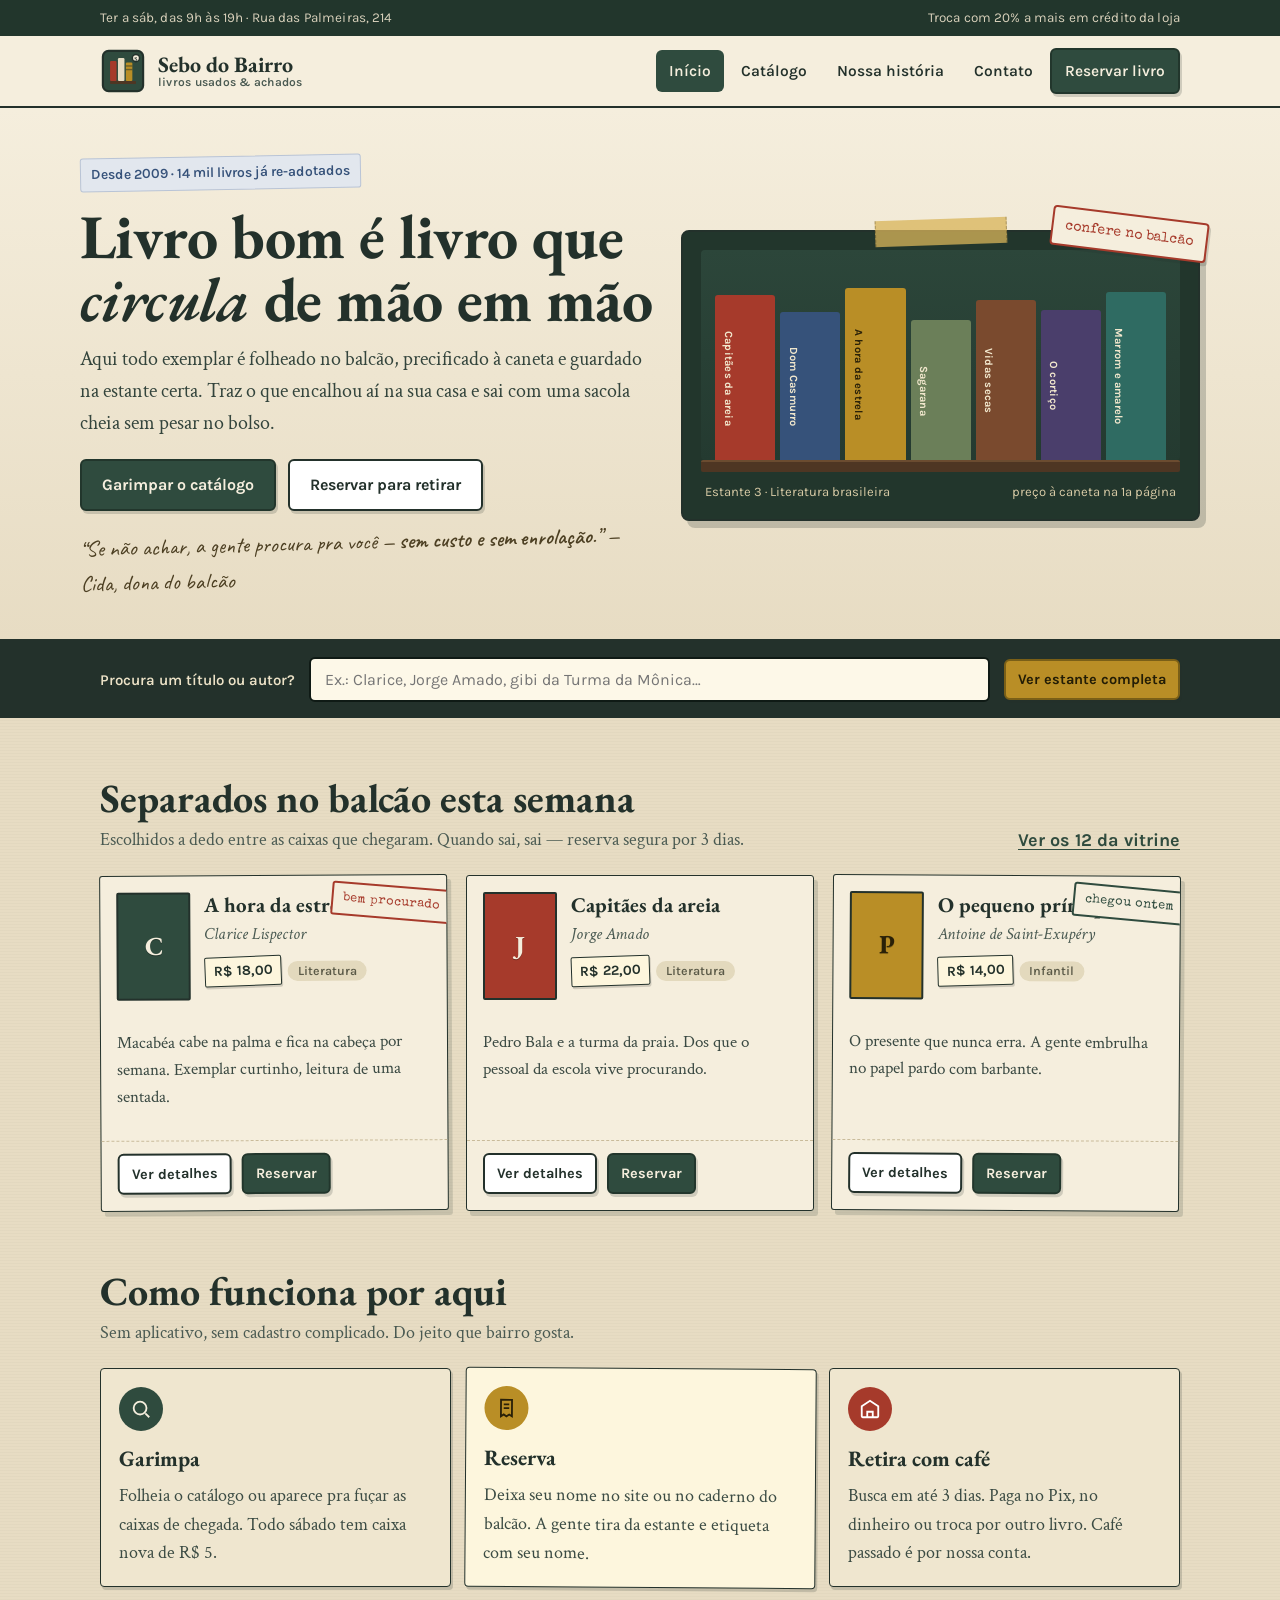
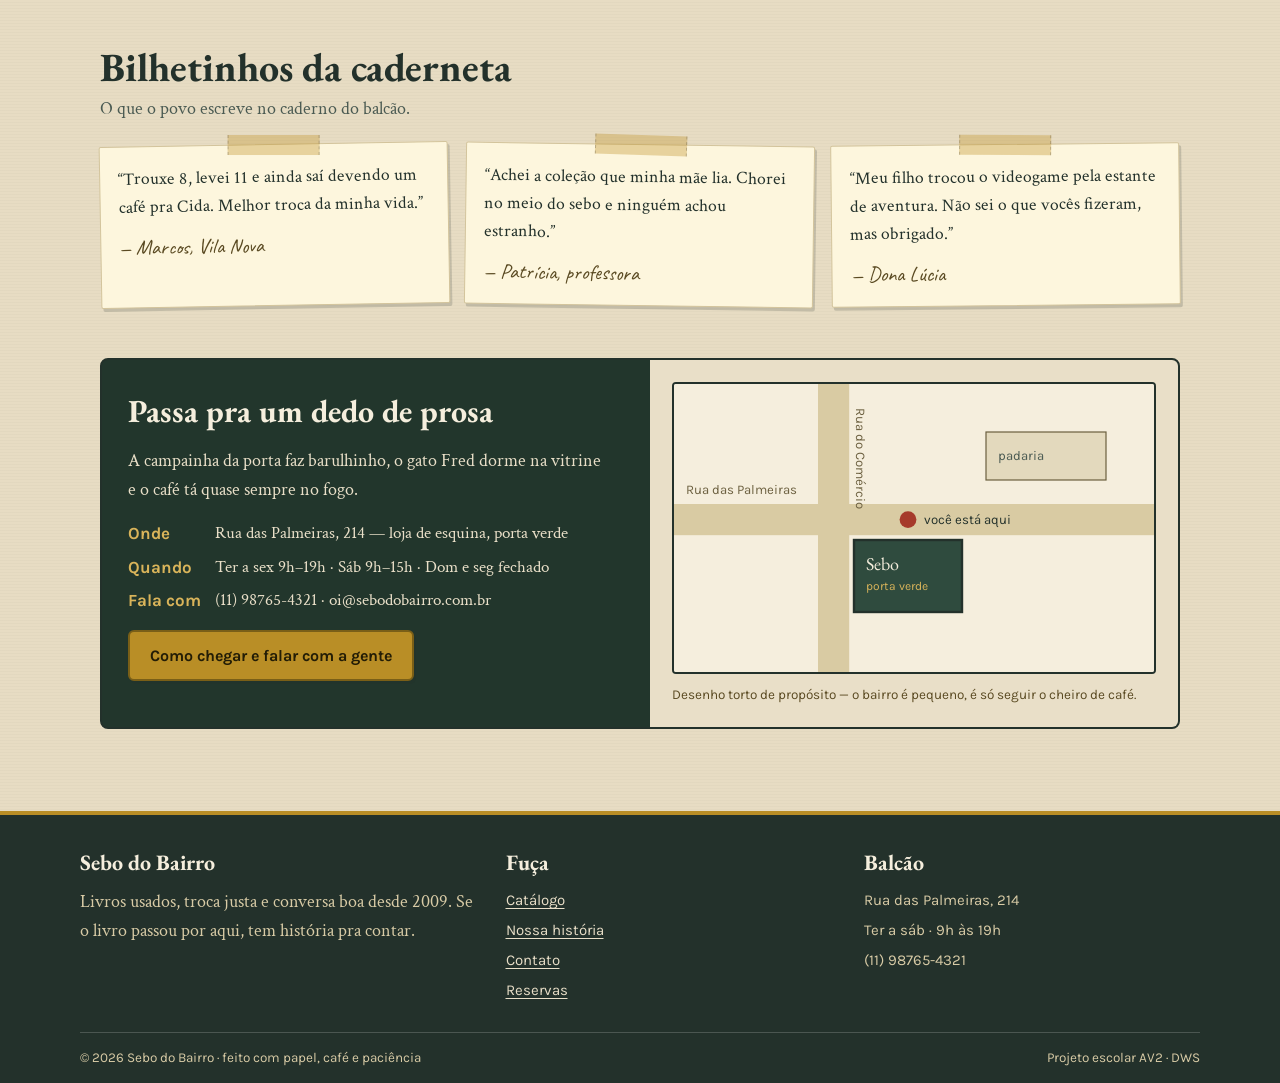
<file: index.html>
<!DOCTYPE html>
<html lang="pt-BR">
<head>
  <meta charset="UTF-8">
  <meta name="viewport" content="width=device-width, initial-scale=1.0">
  <title>Sebo do Bairro — Livros usados, achados e prosa</title>
  <meta name="description" content="Sebo de bairro na Rua das Palmeiras, 214. Livros usados conferidos no balcão, troca, reserva e café passado na hora.">
  <link rel="stylesheet" href="css/estilo.css">
  <link rel="icon" href="img/logo.svg" type="image/svg+xml">
</head>
<body>
  <a class="skip-link" href="#conteudo">Pular para o conteúdo</a>

  <div class="topo-faixa">
    <div class="envelope">
      <span>Ter a sáb, das 9h às 19h · Rua das Palmeiras, 214</span>
      <span>Troca com 20% a mais em crédito da loja</span>
    </div>
  </div>

  <header class="topo">
    <div class="barra-topo">
      <a class="marca" href="index.html">
        <img src="img/logo.svg" alt="" aria-hidden="true">
        <span class="marca-nome">Sebo do Bairro<small>livros usados &amp; achados</small></span>
      </a>
      <button class="botao-menu" id="btn-menu" aria-expanded="false" aria-controls="menu">Menu</button>
      <nav class="menu" id="menu" aria-label="Navegação principal">
        <a href="index.html" aria-current="page">Início</a>
        <a href="catalogo.html">Catálogo</a>
        <a href="sobre.html">Nossa história</a>
        <a href="contato.html">Contato</a>
        <a href="php/reservas.php" class="btn btn-solido btn-pequeno">Reservar livro</a>
      </nav>
    </div>
  </header>

  <main id="conteudo">
    <section class="hero">
      <div class="envelope hero-grade">
        <div>
          <span class="ficha">Desde 2009 · 14 mil livros já re-adotados</span>
          <h1>Livro bom é livro que <em>circula</em> de mão em mão</h1>
          <p class="sub">Aqui todo exemplar é folheado no balcão, precificado à caneta e guardado na estante certa. Traz o que encalhou aí na sua casa e sai com uma sacola cheia sem pesar no bolso.</p>
          <div class="hero-acoes">
            <a class="btn btn-solido" href="catalogo.html">Garimpar o catálogo</a>
            <a class="btn" href="php/reservas.php">Reservar para retirar</a>
          </div>
          <span class="hero-nota">“Se não achar, a gente procura pra você — <strong>sem custo e sem enrolação</strong>.” — Cida, dona do balcão</span>
        </div>
        <div class="estante-moldura" role="img" aria-label="Estante com lombadas coloridas de livros usados">
          <span class="carambo-hero">confere no balcão</span>
          <div class="prateleira" aria-hidden="true">
            <div class="lombada">Capitães da areia</div>
            <div class="lombada">Dom Casmurro</div>
            <div class="lombada">A hora da estrela</div>
            <div class="lombada">Sagarana</div>
            <div class="lombada">Vidas secas</div>
            <div class="lombada">O cortiço</div>
            <div class="lombada">Marrom e amarelo</div>
          </div>
          <div class="tampo" aria-hidden="true"></div>
          <div class="estante-legenda"><span>Estante 3 · Literatura brasileira</span><span>preço à caneta na 1ª página</span></div>
        </div>
      </div>
    </section>

    <div class="faixa-busca">
      <div class="envelope">
        <label for="busca-faixa">Procura um título ou autor?</label>
        <input type="search" id="busca-faixa" placeholder="Ex.: Clarice, Jorge Amado, gibi da Turma da Mônica…" autocomplete="off">
        <a class="btn btn-mostarda btn-pequeno" href="catalogo.html">Ver estante completa</a>
      </div>
    </div>

    <section class="bloco">
      <div class="envelope">
        <div class="bloco-cab">
          <div>
            <h2>Separados no balcão esta semana</h2>
            <p>Escolhidos a dedo entre as caixas que chegaram. Quando sai, sai — reserva segura por 3 dias.</p>
          </div>
          <a class="link-simples" href="catalogo.html">Ver os 12 da vitrine</a>
        </div>
        <div class="vitrine">
          <article class="livro" data-livro data-titulo="A hora da estrela" data-autor="Clarice Lispector" data-genero="Literatura" data-preco="18" data-disponivel="1" data-estado="Capa firme, páginas amareladas do tempo" data-obs="Edição de bolso, ótima para levar na bolsa. Carimbo antigo da biblioteca na folha de rosto.">
            <span class="selo selo-raro">bem procurado</span>
            <div class="livro-topo">
              <div class="capa" style="background:#2f4b3e" aria-hidden="true">C</div>
              <div>
                <h2>A hora da estrela</h2>
                <p class="autor">Clarice Lispector</p>
                <span class="etiqueta-preco">R$ 18,00</span><span class="etiqueta-genero">Literatura</span>
              </div>
            </div>
            <p class="livro-corpo">Macabéa cabe na palma e fica na cabeça por semana. Exemplar curtinho, leitura de uma sentada.</p>
            <div class="livro-rodape">
              <a class="btn btn-pequeno" href="catalogo.html">Ver detalhes</a>
              <a class="btn btn-solido btn-pequeno" href="php/reservas.php?titulo=A%20hora%20da%20estrela">Reservar</a>
            </div>
          </article>

          <article class="livro" data-livro data-titulo="Capitães da areia" data-autor="Jorge Amado" data-genero="Literatura" data-preco="22" data-disponivel="1" data-estado="Brochura conservada" data-obs="Sem grifo, sem orelha dobrada. Cheiro bom de sebo, aquele mesmo.">
            <div class="livro-topo">
              <div class="capa" style="background:#a63a2b" aria-hidden="true">J</div>
              <div>
                <h2>Capitães da areia</h2>
                <p class="autor">Jorge Amado</p>
                <span class="etiqueta-preco">R$ 22,00</span><span class="etiqueta-genero">Literatura</span>
              </div>
            </div>
            <p class="livro-corpo">Pedro Bala e a turma da praia. Dos que o pessoal da escola vive procurando.</p>
            <div class="livro-rodape">
              <a class="btn btn-pequeno" href="catalogo.html">Ver detalhes</a>
              <a class="btn btn-solido btn-pequeno" href="php/reservas.php?titulo=Capit%C3%A3es%20da%20areia">Reservar</a>
            </div>
          </article>

          <article class="livro" data-livro data-titulo="O pequeno príncipe" data-autor="Antoine de Saint-Exupéry" data-genero="Infantil" data-preco="14" data-disponivel="1" data-estado="Capa com marquinha de uso" data-obs="Tradução clássica, ilustrações originais. Ideal para presente com bilhete.">
            <span class="selo selo-novo">chegou ontem</span>
            <div class="livro-topo">
              <div class="capa" style="background:#b98e26;color:#2a2108" aria-hidden="true">P</div>
              <div>
                <h2>O pequeno príncipe</h2>
                <p class="autor">Antoine de Saint-Exupéry</p>
                <span class="etiqueta-preco">R$ 14,00</span><span class="etiqueta-genero">Infantil</span>
              </div>
            </div>
            <p class="livro-corpo">O presente que nunca erra. A gente embrulha no papel pardo com barbante.</p>
            <div class="livro-rodape">
              <a class="btn btn-pequeno" href="catalogo.html">Ver detalhes</a>
              <a class="btn btn-solido btn-pequeno" href="php/reservas.php?titulo=O%20pequeno%20pr%C3%ADncipe">Reservar</a>
            </div>
          </article>
        </div>
      </div>
    </section>

    <section class="bloco" style="padding-top:0">
      <div class="envelope">
        <div class="bloco-cab">
          <div>
            <h2>Como funciona por aqui</h2>
            <p>Sem aplicativo, sem cadastro complicado. Do jeito que bairro gosta.</p>
          </div>
        </div>
        <div class="balcao">
          <div class="passo">
            <div class="icone" aria-hidden="true"><svg width="22" height="22" viewBox="0 0 24 24" fill="none" stroke="currentColor" stroke-width="2"><circle cx="11" cy="11" r="7"/><path d="M21 21l-4.3-4.3"/></svg></div>
            <h3>Garimpa</h3>
            <p>Folheia o catálogo ou aparece pra fuçar as caixas de chegada. Todo sábado tem caixa nova de R$ 5.</p>
          </div>
          <div class="passo">
            <div class="icone" aria-hidden="true"><svg width="22" height="22" viewBox="0 0 24 24" fill="none" stroke="currentColor" stroke-width="2"><path d="M6 3h12v18l-3-2-3 2-3-2-3 2z"/><path d="M9 8h6M9 12h6"/></svg></div>
            <h3>Reserva</h3>
            <p>Deixa seu nome no site ou no caderno do balcão. A gente tira da estante e etiqueta com seu nome.</p>
          </div>
          <div class="passo">
            <div class="icone" aria-hidden="true"><svg width="22" height="22" viewBox="0 0 24 24" fill="none" stroke="currentColor" stroke-width="2"><path d="M3 9l9-6 9 6v11a1 1 0 01-1 1H4a1 1 0 01-1-1z"/><path d="M9 21v-6h6v6"/></svg></div>
            <h3>Retira com café</h3>
            <p>Busca em até 3 dias. Paga no Pix, no dinheiro ou troca por outro livro. Café passado é por nossa conta.</p>
          </div>
        </div>
      </div>
    </section>

    <section class="bloco" style="padding-top:0">
      <div class="envelope">
        <div class="bloco-cab">
          <div>
            <h2>Bilhetinhos da caderneta</h2>
            <p>O que o povo escreve no caderno do balcão.</p>
          </div>
        </div>
        <div class="bilhetes">
          <div class="bilhete"><p>“Trouxe 8, levei 11 e ainda saí devendo um café pra Cida. Melhor troca da minha vida.”</p><footer>— Marcos, Vila Nova</footer></div>
          <div class="bilhete"><p>“Achei a coleção que minha mãe lia. Chorei no meio do sebo e ninguém achou estranho.”</p><footer>— Patrícia, professora</footer></div>
          <div class="bilhete"><p>“Meu filho trocou o videogame pela estante de aventura. Não sei o que vocês fizeram, mas obrigado.”</p><footer>— Dona Lúcia</footer></div>
        </div>
      </div>
    </section>

    <section class="bloco" style="padding-top:0">
      <div class="envelope">
        <div class="visita-grade">
          <div class="visita-info">
            <h2>Passa pra um dedo de prosa</h2>
            <p style="margin:0">A campainha da porta faz barulhinho, o gato Fred dorme na vitrine e o café tá quase sempre no fogo.</p>
            <dl>
              <dt>Onde</dt><dd>Rua das Palmeiras, 214 — loja de esquina, porta verde</dd>
              <dt>Quando</dt><dd>Ter a sex 9h–19h · Sáb 9h–15h · Dom e seg fechado</dd>
              <dt>Fala com</dt><dd>(11) 98765-4321 · oi@sebodobairro.com.br</dd>
            </dl>
            <a class="btn btn-mostarda" href="contato.html">Como chegar e falar com a gente</a>
          </div>
          <div class="mapa-falso">
            <svg viewBox="0 0 400 240" role="img" aria-label="Mapa simplificado do bairro com o sebo na esquina">
              <rect x="0" y="0" width="400" height="240" fill="#f5eedd"/>
              <rect x="0" y="100" width="400" height="26" fill="#d9cba3"/>
              <rect x="120" y="0" width="26" height="240" fill="#d9cba3"/>
              <text x="10" y="92" font-family="Karla,sans-serif" font-size="11" fill="#6b5f3f">Rua das Palmeiras</text>
              <text x="152" y="20" font-family="Karla,sans-serif" font-size="11" fill="#6b5f3f" transform="rotate(90 152,20)">Rua do Comércio</text>
              <rect x="150" y="130" width="90" height="60" fill="#2f4b3e" stroke="#23312b" stroke-width="2"/>
              <text x="160" y="155" font-family="EB Garamond,serif" font-size="15" fill="#f5eedd">Sebo</text>
              <text x="160" y="172" font-family="Karla,sans-serif" font-size="10" fill="#d9b45a">porta verde</text>
              <circle cx="195" cy="113" r="7" fill="#a63a2b"/>
              <text x="208" y="117" font-family="Karla,sans-serif" font-size="11" fill="#23312b">você está aqui</text>
              <rect x="260" y="40" width="100" height="40" fill="#e3d9bd" stroke="#6b5f3f"/>
              <text x="270" y="63" font-family="Karla,sans-serif" font-size="11" fill="#4a5a52">padaria</text>
            </svg>
            <p style="font-family:var(--fonte-ui);font-size:13.5px;color:#5a4a22;margin:10px 0 0">Desenho torto de propósito — o bairro é pequeno, é só seguir o cheiro de café.</p>
          </div>
        </div>
      </div>
    </section>
  </main>

  <footer class="rodape">
    <div class="envelope rodape-grade">
      <div>
        <h3>Sebo do Bairro</h3>
        <p style="margin:0;max-width:30em">Livros usados, troca justa e conversa boa desde 2009. Se o livro passou por aqui, tem história pra contar.</p>
      </div>
      <div>
        <h3>Fuça</h3>
        <ul>
          <li><a href="catalogo.html">Catálogo</a></li>
          <li><a href="sobre.html">Nossa história</a></li>
          <li><a href="contato.html">Contato</a></li>
          <li><a href="php/reservas.php">Reservas</a></li>
        </ul>
      </div>
      <div>
        <h3>Balcão</h3>
        <ul>
          <li>Rua das Palmeiras, 214</li>
          <li>Ter a sáb · 9h às 19h</li>
          <li>(11) 98765-4321</li>
        </ul>
      </div>
    </div>
    <div class="envelope rodape-base">
      <span>© <span id="ano">2026</span> Sebo do Bairro · feito com papel, café e paciência</span>
      <span>Projeto escolar AV2 · DWS</span>
    </div>
  </footer>

  <div id="toast" role="status" aria-live="polite"></div>
  <button id="topo-btn" aria-label="Voltar ao topo">↑</button>
  <script src="js/main.js" defer></script>
</body>
</html>
</file>
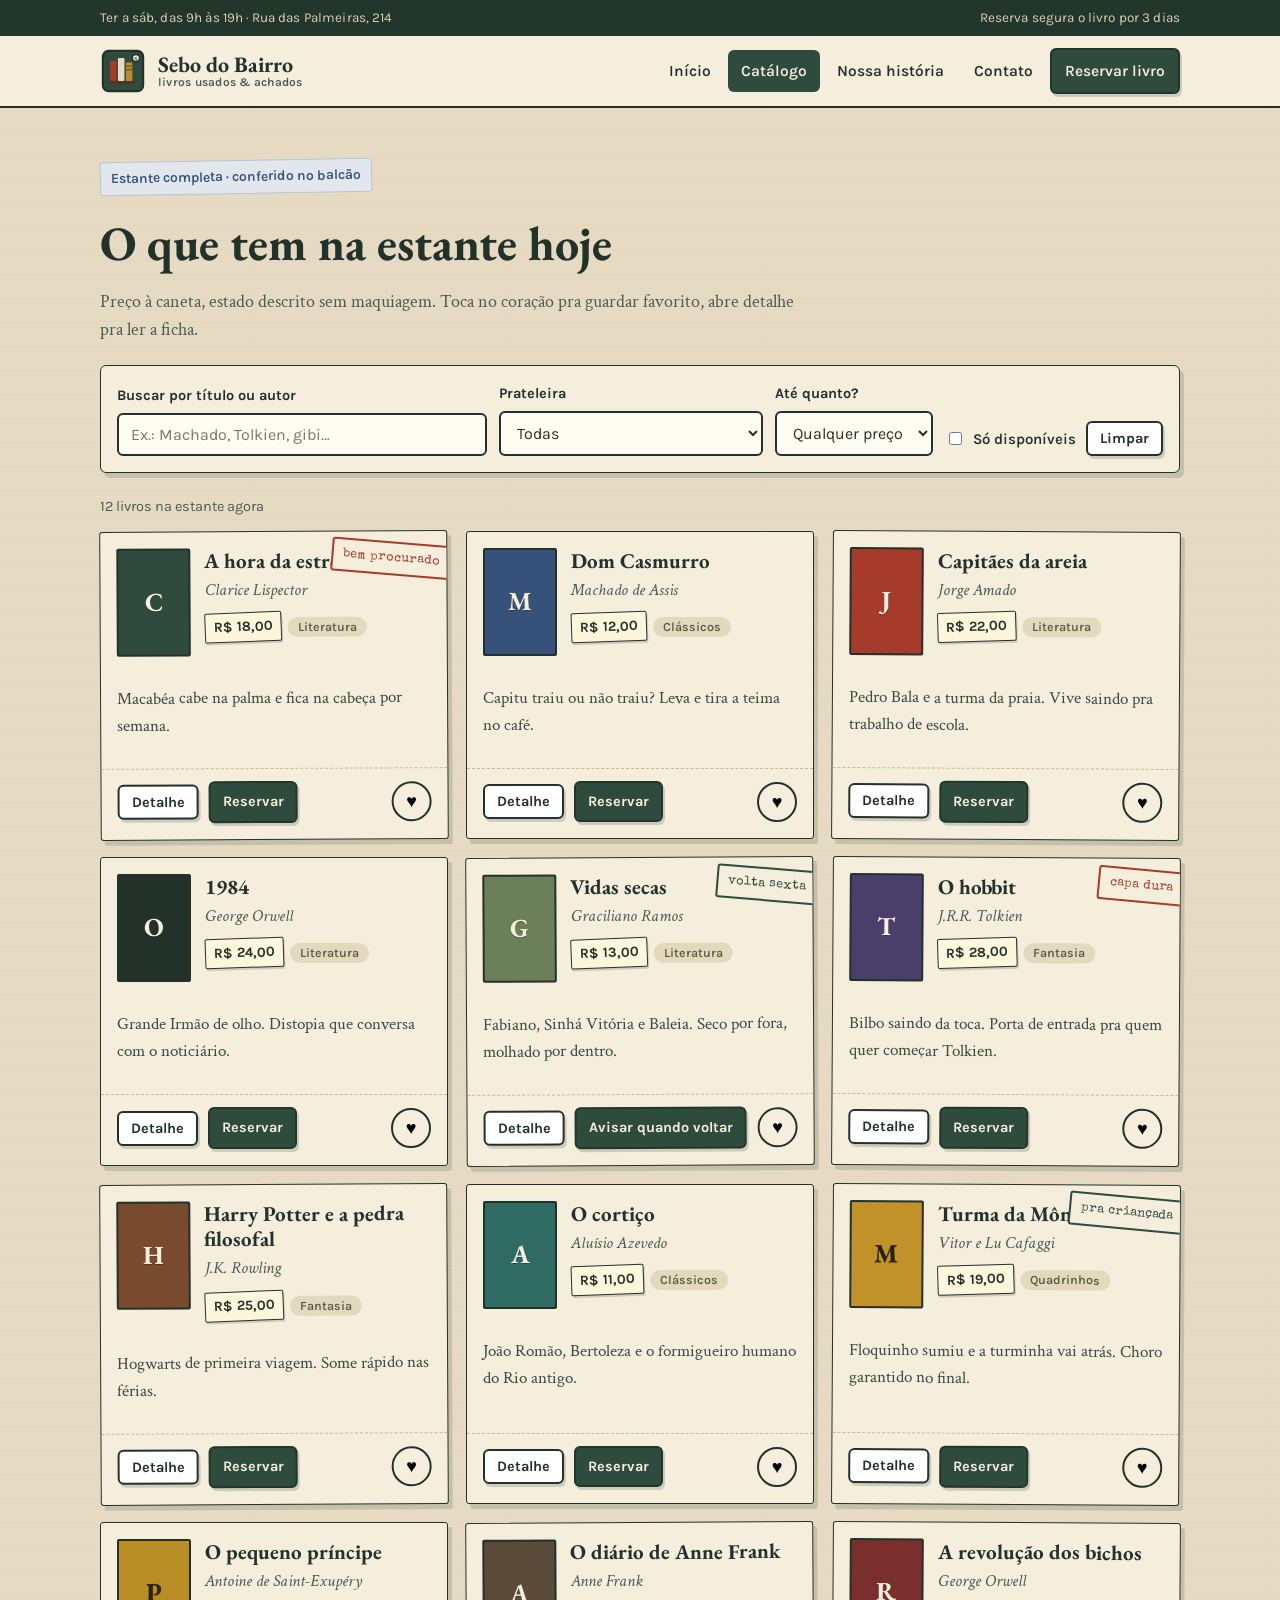
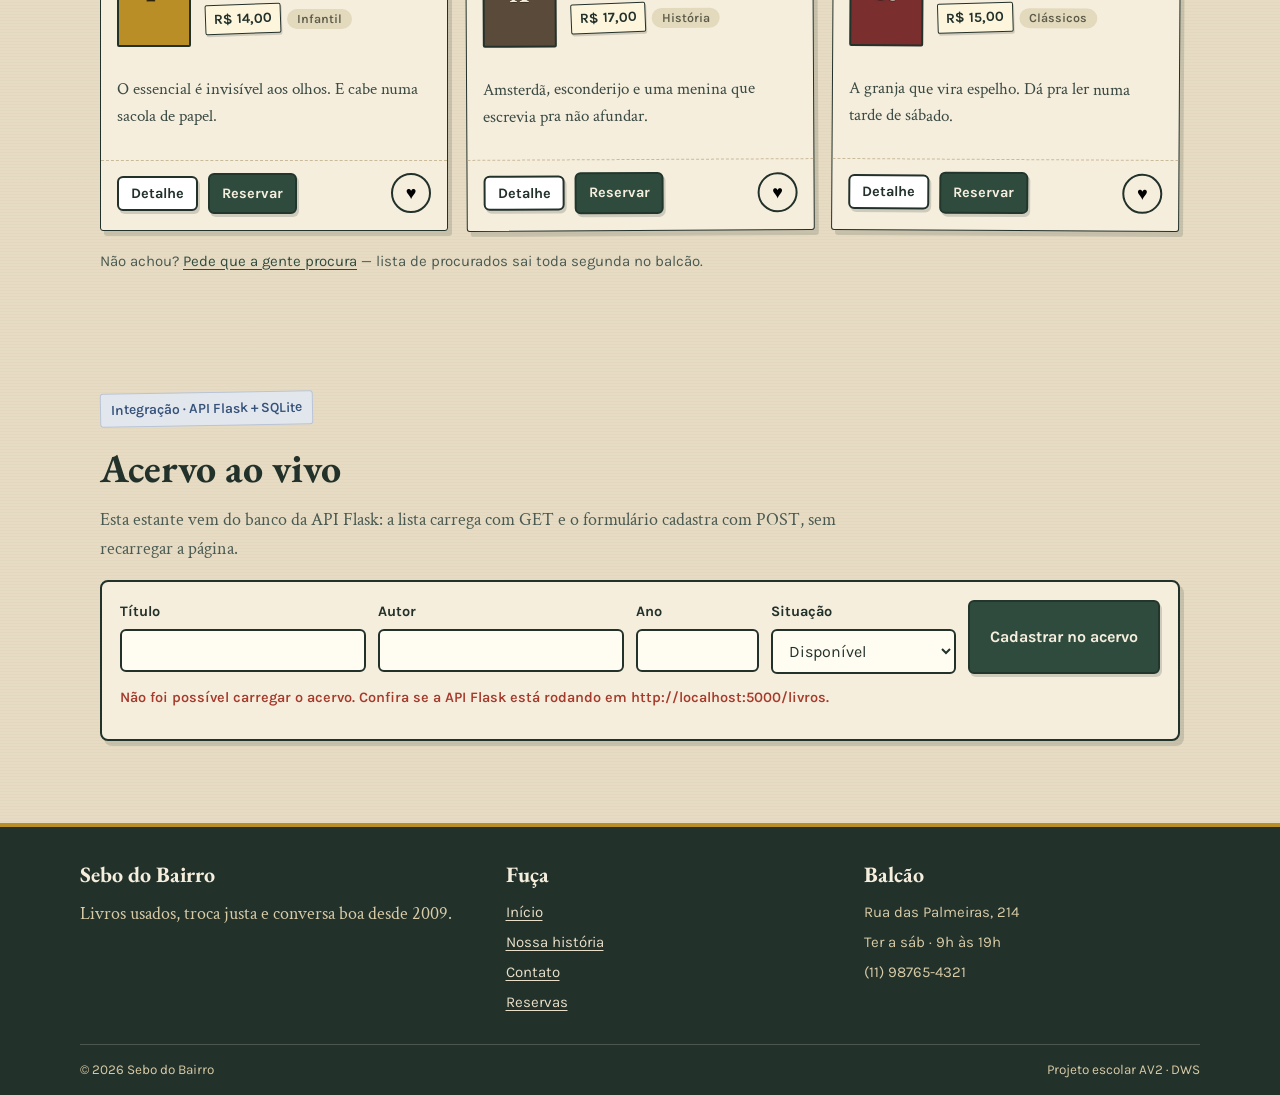
<file: catalogo.html>
<!DOCTYPE html>
<html lang="pt-BR">
<head>
  <meta charset="UTF-8">
  <meta name="viewport" content="width=device-width, initial-scale=1.0">
  <title>Catálogo — Sebo do Bairro</title>
  <meta name="description" content="Estante completa do sebo: literatura, clássicos, fantasia, quadrinhos e infantis. Filtra, favorita e reserva.">
  <link rel="stylesheet" href="css/estilo.css">
  <link rel="icon" href="img/logo.svg" type="image/svg+xml">
</head>
<body>
  <a class="skip-link" href="#conteudo">Pular para o conteúdo</a>
  <div class="topo-faixa"><div class="envelope"><span>Ter a sáb, das 9h às 19h · Rua das Palmeiras, 214</span><span>Reserva segura o livro por 3 dias</span></div></div>
  <header class="topo">
    <div class="barra-topo">
      <a class="marca" href="index.html"><img src="img/logo.svg" alt="" aria-hidden="true"><span class="marca-nome">Sebo do Bairro<small>livros usados &amp; achados</small></span></a>
      <button class="botao-menu" id="btn-menu" aria-expanded="false" aria-controls="menu">Menu</button>
      <nav class="menu" id="menu" aria-label="Navegação principal">
        <a href="index.html">Início</a>
        <a href="catalogo.html" aria-current="page">Catálogo</a>
        <a href="sobre.html">Nossa história</a>
        <a href="contato.html">Contato</a>
        <a href="php/reservas.php" class="btn btn-solido btn-pequeno">Reservar livro</a>
      </nav>
    </div>
  </header>

  <main id="conteudo">
    <section class="bloco">
      <div class="envelope">
        <span class="ficha">Estante completa · conferido no balcão</span>
        <h1 style="font-family:var(--fonte-titulo);font-size:clamp(32px,5vw,48px);margin:10px 0 6px">O que tem na estante hoje</h1>
        <p style="margin:0 0 4px;color:var(--tinta-suave);max-width:40em">Preço à caneta, estado descrito sem maquiagem. Toca no coração pra guardar favorito, abre detalhe pra ler a ficha.</p>

        <form class="filtros" onsubmit="return false" aria-label="Filtros do catálogo">
          <div class="campo">
            <label for="busca">Buscar por título ou autor</label>
            <input type="search" id="busca" placeholder="Ex.: Machado, Tolkien, gibi…" autocomplete="off">
          </div>
          <div class="campo">
            <label for="filtro-genero">Prateleira</label>
            <select id="filtro-genero">
              <option value="">Todas</option>
              <option>Literatura</option>
              <option>Clássicos</option>
              <option>Fantasia</option>
              <option>Quadrinhos</option>
              <option>Infantil</option>
              <option>História</option>
            </select>
          </div>
          <div class="campo">
            <label for="filtro-preco">Até quanto?</label>
            <select id="filtro-preco">
              <option value="">Qualquer preço</option>
              <option value="15">Até R$ 15</option>
              <option value="20">Até R$ 20</option>
              <option value="30">Até R$ 30</option>
            </select>
          </div>
          <div style="display:flex;gap:10px;align-items:center;flex-wrap:wrap">
            <label class="check-linha"><input type="checkbox" id="filtro-disponivel"> Só disponíveis</label>
            <button class="btn btn-pequeno" id="limpar-filtros" type="button">Limpar</button>
          </div>
        </form>
        <p class="resultado-conta" id="conta-resultados" aria-live="polite"></p>

        <div class="vitrine" id="vitrine">
          <article class="livro" data-livro data-titulo="A hora da estrela" data-autor="Clarice Lispector" data-genero="Literatura" data-preco="18" data-disponivel="1" data-estado="Capa firme, páginas amareladas" data-obs="Edição de bolso. Carimbo antigo de biblioteca na folha de rosto, texto intacto.">
            <span class="selo selo-raro">bem procurado</span>
            <div class="livro-topo"><div class="capa" style="background:#2f4b3e" aria-hidden="true">C</div><div><h2>A hora da estrela</h2>
                <p class="autor">Clarice Lispector</p><span class="etiqueta-preco">R$ 18,00</span><span class="etiqueta-genero">Literatura</span></div></div>
            <p class="livro-corpo">Macabéa cabe na palma e fica na cabeça por semana.</p>
            <div class="livro-rodape"><button class="btn btn-pequeno" data-detalhe type="button">Detalhe</button><a class="btn btn-solido btn-pequeno" href="php/reservas.php?titulo=A%20hora%20da%20estrela">Reservar</a><button type="button" class="fav" data-fav="hora-estrela" aria-pressed="false" aria-label="Favoritar A hora da estrela"><span aria-hidden="true">♥</span></button></div>
          </article>

          <article class="livro" data-livro data-titulo="Dom Casmurro" data-autor="Machado de Assis" data-genero="Clássicos" data-preco="12" data-disponivel="1" data-estado="Brochura simples, firme" data-obs="Aquele que todo professor pede. Com anotação a lápis apagável em duas páginas.">
            <div class="livro-topo"><div class="capa" style="background:#36527a" aria-hidden="true">M</div><div><h2>Dom Casmurro</h2>
                <p class="autor">Machado de Assis</p><span class="etiqueta-preco">R$ 12,00</span><span class="etiqueta-genero">Clássicos</span></div></div>
            <p class="livro-corpo">Capitu traiu ou não traiu? Leva e tira a teima no café.</p>
            <div class="livro-rodape"><button class="btn btn-pequeno" data-detalhe type="button">Detalhe</button><a class="btn btn-solido btn-pequeno" href="php/reservas.php?titulo=Dom%20Casmurro">Reservar</a><button type="button" class="fav" data-fav="dom-casmurro" aria-pressed="false" aria-label="Favoritar Dom Casmurro"><span aria-hidden="true">♥</span></button></div>
          </article>

          <article class="livro" data-livro data-titulo="Capitães da areia" data-autor="Jorge Amado" data-genero="Literatura" data-preco="22" data-disponivel="1" data-estado="Brochura conservada" data-obs="Sem grifo, sem orelha dobrada. Cheiro bom de sebo.">
            <div class="livro-topo"><div class="capa" style="background:#a63a2b" aria-hidden="true">J</div><div><h2>Capitães da areia</h2>
                <p class="autor">Jorge Amado</p><span class="etiqueta-preco">R$ 22,00</span><span class="etiqueta-genero">Literatura</span></div></div>
            <p class="livro-corpo">Pedro Bala e a turma da praia. Vive saindo pra trabalho de escola.</p>
            <div class="livro-rodape"><button class="btn btn-pequeno" data-detalhe type="button">Detalhe</button><a class="btn btn-solido btn-pequeno" href="php/reservas.php?titulo=Capit%C3%A3es%20da%20areia">Reservar</a><button type="button" class="fav" data-fav="capitaes" aria-pressed="false" aria-label="Favoritar Capitães da areia"><span aria-hidden="true">♥</span></button></div>
          </article>

          <article class="livro" data-livro data-titulo="1984" data-autor="George Orwell" data-genero="Literatura" data-preco="24" data-disponivel="1" data-estado="Capa com vinco leve" data-obs="Tradução boa, texto revisado. Sublinhado a lápis em três páginas, apagamos o grosso.">
            <div class="livro-topo"><div class="capa" style="background:#23312b" aria-hidden="true">O</div><div><h2>1984</h2>
                <p class="autor">George Orwell</p><span class="etiqueta-preco">R$ 24,00</span><span class="etiqueta-genero">Literatura</span></div></div>
            <p class="livro-corpo">Grande Irmão de olho. Distopia que conversa com o noticiário.</p>
            <div class="livro-rodape"><button class="btn btn-pequeno" data-detalhe type="button">Detalhe</button><a class="btn btn-solido btn-pequeno" href="php/reservas.php?titulo=1984">Reservar</a><button type="button" class="fav" data-fav="1984" aria-pressed="false" aria-label="Favoritar 1984"><span aria-hidden="true">♥</span></button></div>
          </article>

          <article class="livro" data-livro data-titulo="Vidas secas" data-autor="Graciliano Ramos" data-genero="Literatura" data-preco="13" data-disponivel="0" data-estado="Emprestado — volta sexta" data-obs="Exemplar da estante de parceiro, volta sexta-feira. Reserva e avisamos.">
            <span class="selo selo-novo">volta sexta</span>
            <div class="livro-topo"><div class="capa" style="background:#6b7f59" aria-hidden="true">G</div><div><h2>Vidas secas</h2>
                <p class="autor">Graciliano Ramos</p><span class="etiqueta-preco">R$ 13,00</span><span class="etiqueta-genero">Literatura</span></div></div>
            <p class="livro-corpo">Fabiano, Sinhá Vitória e Baleia. Seco por fora, molhado por dentro.</p>
            <div class="livro-rodape"><button class="btn btn-pequeno" data-detalhe type="button">Detalhe</button><a class="btn btn-solido btn-pequeno" href="php/reservas.php?titulo=Vidas%20secas">Avisar quando voltar</a><button type="button" class="fav" data-fav="vidas-secas" aria-pressed="false" aria-label="Favoritar Vidas secas"><span aria-hidden="true">♥</span></button></div>
          </article>

          <article class="livro" data-livro data-titulo="O hobbit" data-autor="J.R.R. Tolkien" data-genero="Fantasia" data-preco="28" data-disponivel="1" data-estado="Capa dura de bolso, ótima" data-obs="Mapinha da Terra-média intacto no início. Lombada sem trinca.">
            <span class="selo selo-raro">capa dura</span>
            <div class="livro-topo"><div class="capa" style="background:#4a3e6b" aria-hidden="true">T</div><div><h2>O hobbit</h2>
                <p class="autor">J.R.R. Tolkien</p><span class="etiqueta-preco">R$ 28,00</span><span class="etiqueta-genero">Fantasia</span></div></div>
            <p class="livro-corpo">Bilbo saindo da toca. Porta de entrada pra quem quer começar Tolkien.</p>
            <div class="livro-rodape"><button class="btn btn-pequeno" data-detalhe type="button">Detalhe</button><a class="btn btn-solido btn-pequeno" href="php/reservas.php?titulo=O%20hobbit">Reservar</a><button type="button" class="fav" data-fav="hobbit" aria-pressed="false" aria-label="Favoritar O hobbit"><span aria-hidden="true">♥</span></button></div>
          </article>

          <article class="livro" data-livro data-titulo="Harry Potter e a pedra filosofal" data-autor="J.K. Rowling" data-genero="Fantasia" data-preco="25" data-disponivel="1" data-estado="Brochura, páginas firmes" data-obs="Primeiro da série, com as ilustrações de capítulo. Nome antigo apagado na folha de rosto.">
            <div class="livro-topo"><div class="capa" style="background:#7a4a2e" aria-hidden="true">H</div><div><h2>Harry Potter e a pedra filosofal</h2>
                <p class="autor">J.K. Rowling</p><span class="etiqueta-preco">R$ 25,00</span><span class="etiqueta-genero">Fantasia</span></div></div>
            <p class="livro-corpo">Hogwarts de primeira viagem. Some rápido nas férias.</p>
            <div class="livro-rodape"><button class="btn btn-pequeno" data-detalhe type="button">Detalhe</button><a class="btn btn-solido btn-pequeno" href="php/reservas.php?titulo=Harry%20Potter%201">Reservar</a><button type="button" class="fav" data-fav="hp1" aria-pressed="false" aria-label="Favoritar Harry Potter"><span aria-hidden="true">♥</span></button></div>
          </article>

          <article class="livro" data-livro data-titulo="O cortiço" data-autor="Aluísio Azevedo" data-genero="Clássicos" data-preco="11" data-disponivel="1" data-estado="Edição escolar, simples" data-obs="Texto integral, papel jornal mas inteiro. Bom e barato pra trabalho.">
            <div class="livro-topo"><div class="capa" style="background:#2f6b62" aria-hidden="true">A</div><div><h2>O cortiço</h2>
                <p class="autor">Aluísio Azevedo</p><span class="etiqueta-preco">R$ 11,00</span><span class="etiqueta-genero">Clássicos</span></div></div>
            <p class="livro-corpo">João Romão, Bertoleza e o formigueiro humano do Rio antigo.</p>
            <div class="livro-rodape"><button class="btn btn-pequeno" data-detalhe type="button">Detalhe</button><a class="btn btn-solido btn-pequeno" href="php/reservas.php?titulo=O%20corti%C3%A7o">Reservar</a><button type="button" class="fav" data-fav="cortico" aria-pressed="false" aria-label="Favoritar O cortiço"><span aria-hidden="true">♥</span></button></div>
          </article>

          <article class="livro" data-livro data-titulo="Turma da Mônica: Laços" data-autor="Vitor e Lu Cafaggi" data-genero="Quadrinhos" data-preco="19" data-disponivel="1" data-estado="Capa cartonada, miolo ótimo" data-obs="Graphic novel que virou filme. Cores vivas, sem página solta.">
            <span class="selo selo-novo">pra criançada</span>
            <div class="livro-topo"><div class="capa" style="background:#c1922a;color:#2a2108" aria-hidden="true">M</div><div><h2>Turma da Mônica: Laços</h2>
                <p class="autor">Vitor e Lu Cafaggi</p><span class="etiqueta-preco">R$ 19,00</span><span class="etiqueta-genero">Quadrinhos</span></div></div>
            <p class="livro-corpo">Floquinho sumiu e a turminha vai atrás. Choro garantido no final.</p>
            <div class="livro-rodape"><button class="btn btn-pequeno" data-detalhe type="button">Detalhe</button><a class="btn btn-solido btn-pequeno" href="php/reservas.php?titulo=Turma%20da%20M%C3%B4nica%20La%C3%A7os">Reservar</a><button type="button" class="fav" data-fav="lacos" aria-pressed="false" aria-label="Favoritar Laços"><span aria-hidden="true">♥</span></button></div>
          </article>

          <article class="livro" data-livro data-titulo="O pequeno príncipe" data-autor="Antoine de Saint-Exupéry" data-genero="Infantil" data-preco="14" data-disponivel="1" data-estado="Marcas leves de leitura" data-obs="Tradução clássica, ilustrações originais. Embrulhamos pra presente.">
            <div class="livro-topo"><div class="capa" style="background:#b98e26;color:#2a2108" aria-hidden="true">P</div><div><h2>O pequeno príncipe</h2>
                <p class="autor">Antoine de Saint-Exupéry</p><span class="etiqueta-preco">R$ 14,00</span><span class="etiqueta-genero">Infantil</span></div></div>
            <p class="livro-corpo">O essencial é invisível aos olhos. E cabe numa sacola de papel.</p>
            <div class="livro-rodape"><button class="btn btn-pequeno" data-detalhe type="button">Detalhe</button><a class="btn btn-solido btn-pequeno" href="php/reservas.php?titulo=O%20pequeno%20pr%C3%ADncipe">Reservar</a><button type="button" class="fav" data-fav="pequeno-principe" aria-pressed="false" aria-label="Favoritar O pequeno príncipe"><span aria-hidden="true">♥</span></button></div>
          </article>

          <article class="livro" data-livro data-titulo="O diário de Anne Frank" data-autor="Anne Frank" data-genero="História" data-preco="17" data-disponivel="1" data-estado="Brochura, lombada boa" data-obs="Edição integral com fotos e posfácio. Leitura forte, necessária.">
            <div class="livro-topo"><div class="capa" style="background:#5a4a3a" aria-hidden="true">A</div><div><h2>O diário de Anne Frank</h2>
                <p class="autor">Anne Frank</p><span class="etiqueta-preco">R$ 17,00</span><span class="etiqueta-genero">História</span></div></div>
            <p class="livro-corpo">Amsterdã, esconderijo e uma menina que escrevia pra não afundar.</p>
            <div class="livro-rodape"><button class="btn btn-pequeno" data-detalhe type="button">Detalhe</button><a class="btn btn-solido btn-pequeno" href="php/reservas.php?titulo=Anne%20Frank">Reservar</a><button type="button" class="fav" data-fav="anne" aria-pressed="false" aria-label="Favoritar Anne Frank"><span aria-hidden="true">♥</span></button></div>
          </article>

          <article class="livro" data-livro data-titulo="A revolução dos bichos" data-autor="George Orwell" data-genero="Clássicos" data-preco="15" data-disponivel="1" data-estado="Bolso, páginas claras" data-obs="Fábula rápida de ler, difícil de esquecer. Quatro pernas bom, duas pernas ruim.">
            <div class="livro-topo"><div class="capa" style="background:#7a2e2e" aria-hidden="true">R</div><div><h2>A revolução dos bichos</h2>
                <p class="autor">George Orwell</p><span class="etiqueta-preco">R$ 15,00</span><span class="etiqueta-genero">Clássicos</span></div></div>
            <p class="livro-corpo">A granja que vira espelho. Dá pra ler numa tarde de sábado.</p>
            <div class="livro-rodape"><button class="btn btn-pequeno" data-detalhe type="button">Detalhe</button><a class="btn btn-solido btn-pequeno" href="php/reservas.php?titulo=Revolu%C3%A7%C3%A3o%20dos%20bichos">Reservar</a><button type="button" class="fav" data-fav="bichos" aria-pressed="false" aria-label="Favoritar A revolução dos bichos"><span aria-hidden="true">♥</span></button></div>
          </article>
        </div>

        <p style="margin-top:18px;font-family:var(--fonte-ui);font-size:15px;color:var(--tinta-suave)">Não achou? <a href="contato.html">Pede que a gente procura</a> — lista de procurados sai toda segunda no balcão.</p>
      </div>
    </section>

    <section class="bloco" id="acervo-api-secao">
      <div class="envelope">
        <span class="ficha">Integração · API Flask + SQLite</span>
        <h2 style="font-family:var(--fonte-titulo);font-size:clamp(28px,4vw,40px);margin:10px 0 6px">Acervo ao vivo</h2>
        <p style="margin:0 0 16px;color:var(--tinta-suave);max-width:44em">Esta estante vem do banco da API Flask: a lista carrega com GET e o formulário cadastra com POST, sem recarregar a página.</p>

        <div class="api-painel">
          <form class="api-form" id="form-livro" novalidate>
            <div class="campo">
              <label for="api-titulo">Título</label>
              <input type="text" id="api-titulo" name="titulo" autocomplete="off" required>
            </div>
            <div class="campo">
              <label for="api-autor">Autor</label>
              <input type="text" id="api-autor" name="autor" autocomplete="off" required>
            </div>
            <div class="campo">
              <label for="api-ano">Ano</label>
              <input type="number" id="api-ano" name="ano_publicacao" min="1" max="2100" inputmode="numeric" required>
            </div>
            <div class="campo">
              <label for="api-disponivel">Situação</label>
              <select id="api-disponivel" name="disponivel">
                <option value="true">Disponível</option>
                <option value="false">Emprestado</option>
              </select>
            </div>
            <div class="api-form-acao">
              <button class="btn btn-solido" id="api-enviar" type="submit">Cadastrar no acervo</button>
            </div>
          </form>

          <p class="api-status" id="api-status" role="status" aria-live="polite"></p>
          <p class="resultado-conta" id="api-conta" aria-live="polite"></p>
          <div class="vitrine" id="acervo-vitrine"></div>
        </div>
      </div>
    </section>
  </main>

  <div class="modal-fundo" id="modal-fundo">
    <div class="modal" role="dialog" aria-modal="true" aria-labelledby="modal-titulo">
      <button class="modal-fechar" type="button" aria-label="Fechar detalhes">×</button>
      <h3 id="modal-titulo"></h3>
      <div id="modal-corpo"></div>
    </div>
  </div>

  <footer class="rodape">
    <div class="envelope rodape-grade">
      <div><h3>Sebo do Bairro</h3><p style="margin:0">Livros usados, troca justa e conversa boa desde 2009.</p></div>
      <div><h3>Fuça</h3><ul><li><a href="index.html">Início</a></li><li><a href="sobre.html">Nossa história</a></li><li><a href="contato.html">Contato</a></li><li><a href="php/reservas.php">Reservas</a></li></ul></div>
      <div><h3>Balcão</h3><ul><li>Rua das Palmeiras, 214</li><li>Ter a sáb · 9h às 19h</li><li>(11) 98765-4321</li></ul></div>
    </div>
    <div class="envelope rodape-base"><span>© <span id="ano">2026</span> Sebo do Bairro</span><span>Projeto escolar AV2 · DWS</span></div>
  </footer>

  <div id="toast" role="status" aria-live="polite"></div>
  <button id="topo-btn" aria-label="Voltar ao topo">↑</button>
  <script src="js/main.js" defer></script>
  <script src="js/api-livros.js" defer></script>
</body>
</html>
</file>
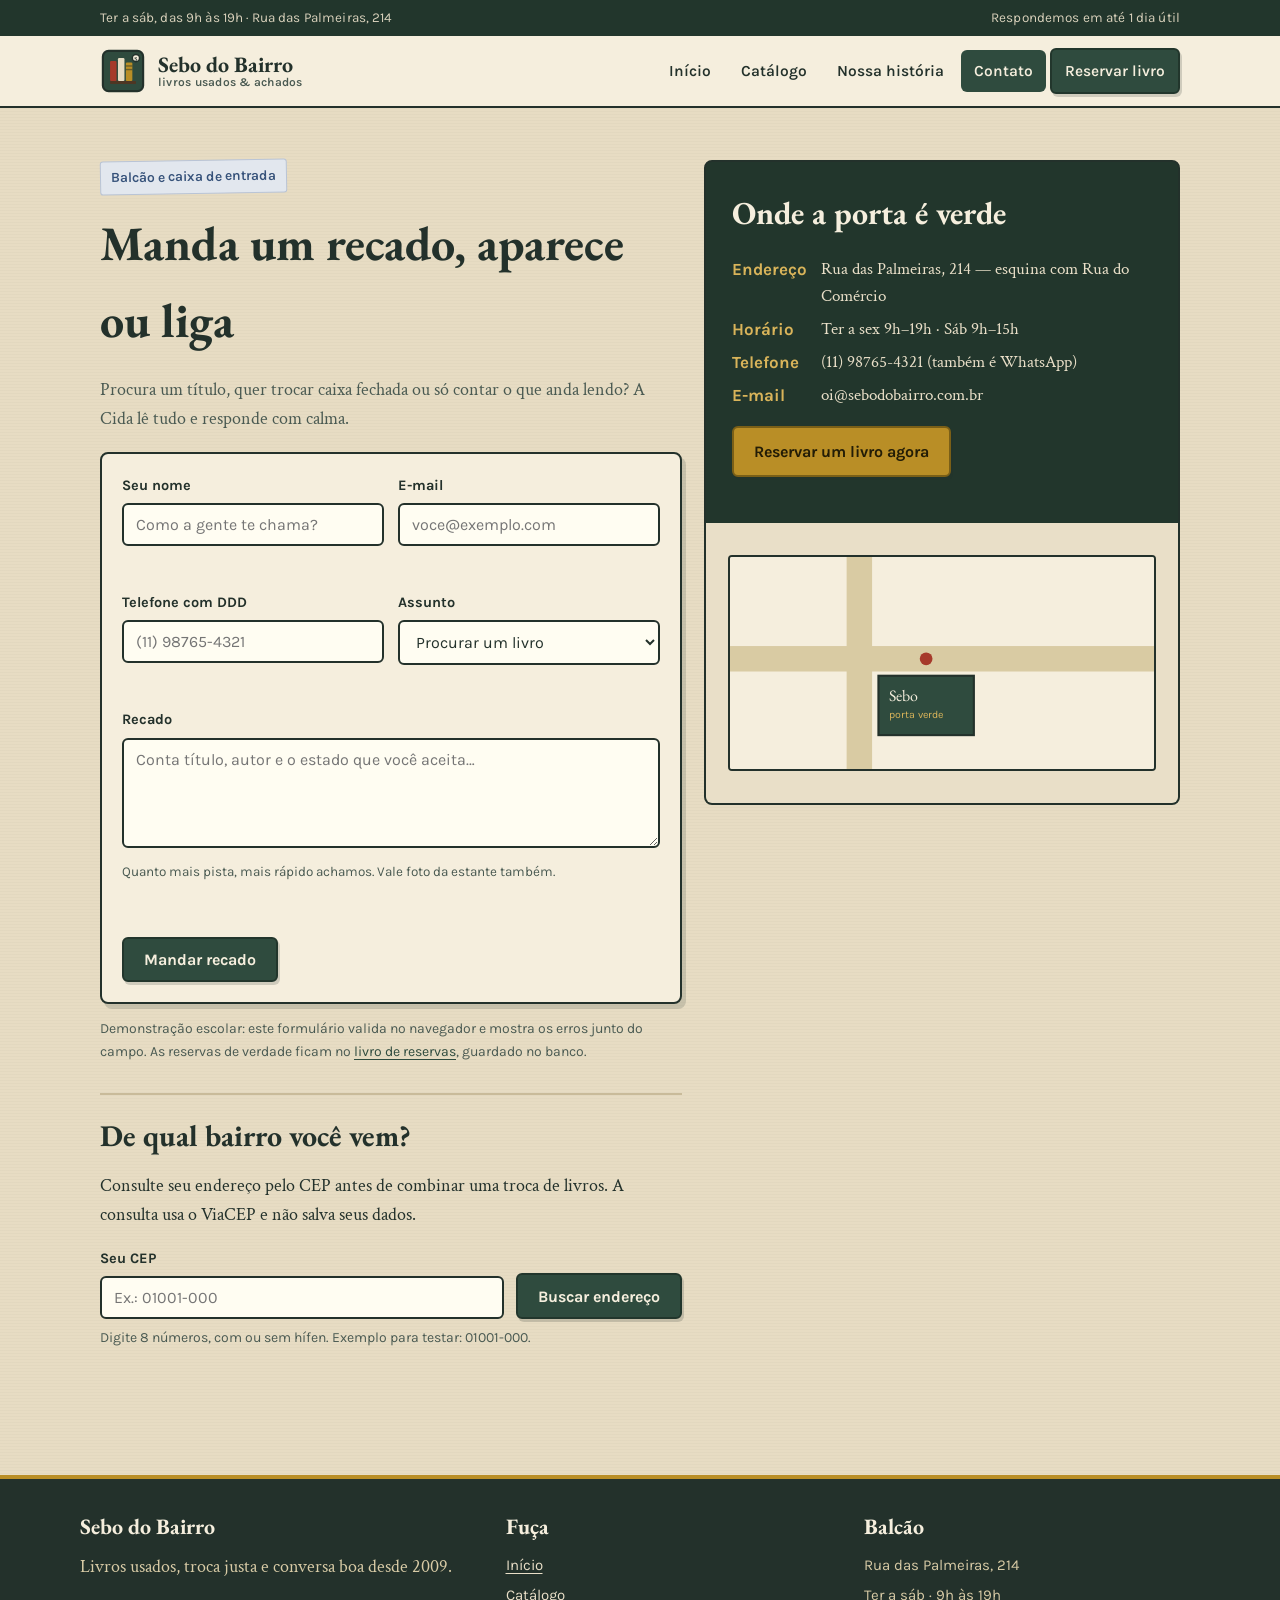
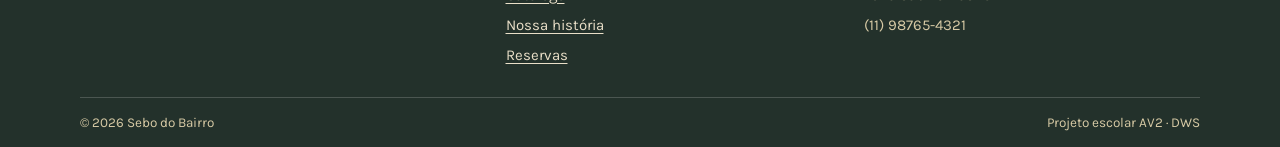
<file: contato.html>
<!DOCTYPE html>
<html lang="pt-BR">
<head>
  <meta charset="UTF-8">
  <meta name="viewport" content="width=device-width, initial-scale=1.0">
  <title>Contato — Sebo do Bairro</title>
  <meta name="description" content="Fala com o Sebo do Bairro: endereço, horários, telefone e formulário.">
  <link rel="stylesheet" href="css/estilo.css">
  <link rel="icon" href="img/logo.svg" type="image/svg+xml">
</head>
<body>
  <a class="skip-link" href="#conteudo">Pular para o conteúdo</a>
  <div class="topo-faixa"><div class="envelope"><span>Ter a sáb, das 9h às 19h · Rua das Palmeiras, 214</span><span>Respondemos em até 1 dia útil</span></div></div>
  <header class="topo">
    <div class="barra-topo">
      <a class="marca" href="index.html"><img src="img/logo.svg" alt="" aria-hidden="true"><span class="marca-nome">Sebo do Bairro<small>livros usados &amp; achados</small></span></a>
      <button class="botao-menu" id="btn-menu" aria-expanded="false" aria-controls="menu">Menu</button>
      <nav class="menu" id="menu" aria-label="Navegação principal">
        <a href="index.html">Início</a>
        <a href="catalogo.html">Catálogo</a>
        <a href="sobre.html">Nossa história</a>
        <a href="contato.html" aria-current="page">Contato</a>
        <a href="php/reservas.php" class="btn btn-solido btn-pequeno">Reservar livro</a>
      </nav>
    </div>
  </header>

  <main id="conteudo">
    <section class="bloco">
      <div class="envelope duas-col">
        <div>
          <span class="ficha">Balcão e caixa de entrada</span>
          <h1 style="font-family:var(--fonte-titulo);font-size:clamp(32px,5vw,48px);margin:10px 0 8px">Manda um recado, aparece ou liga</h1>
          <p style="color:var(--tinta-suave);max-width:32em">Procura um título, quer trocar caixa fechada ou só contar o que anda lendo? A Cida lê tudo e responde com calma.</p>
          <div class="painel" style="margin-top:16px">
            <form class="form-grade" data-validar novalidate action="#" method="get">
              <div class="campo">
                <label for="nome">Seu nome</label>
                <input type="text" id="nome" name="nome" required autocomplete="name" placeholder="Como a gente te chama?">
                <p class="erro" id="nome-erro" aria-live="polite"></p>
              </div>
              <div class="campo">
                <label for="email">E-mail</label>
                <input type="email" id="email" name="email" required autocomplete="email" placeholder="voce@exemplo.com">
                <p class="erro" id="email-erro" aria-live="polite"></p>
              </div>
              <div class="campo">
                <label for="telefone">Telefone com DDD</label>
                <input type="tel" id="telefone" name="telefone" required autocomplete="tel" placeholder="(11) 98765-4321">
                <p class="erro" id="telefone-erro" aria-live="polite"></p>
              </div>
              <div class="campo">
                <label for="assunto">Assunto</label>
                <select id="assunto" name="assunto">
                  <option>Procurar um livro</option>
                  <option>Quero trocar / vender</option>
                  <option>Reserva que já fiz</option>
                  <option>Só um oi</option>
                </select>
              </div>
              <div class="campo inteira">
                <label for="mensagem">Recado</label>
                <textarea id="mensagem" name="mensagem" required placeholder="Conta título, autor e o estado que você aceita…"></textarea>
                <p class="dica">Quanto mais pista, mais rápido achamos. Vale foto da estante também.</p>
                <p class="erro" id="mensagem-erro" aria-live="polite"></p>
              </div>
              <div class="inteira">
                <button class="btn btn-solido" type="submit">Mandar recado</button>
              </div>
            </form>
          </div>
          <p style="font-family:var(--fonte-ui);font-size:14px;color:var(--tinta-suave)">Demonstração escolar: este formulário valida no navegador e mostra os erros junto do campo. As reservas de verdade ficam no <a href="php/reservas.php">livro de reservas</a>, guardado no banco.</p>
          <section class="consulta-cep" id="consulta-cep" aria-labelledby="cep-titulo">
            <h2 id="cep-titulo">De qual bairro você vem?</h2>
            <p>Consulte seu endereço pelo CEP antes de combinar uma troca de livros. A consulta usa o ViaCEP e não salva seus dados.</p>
            <form id="form-cep" novalidate>
              <div class="cep-busca campo">
                <div>
                  <label for="cep">Seu CEP</label>
                  <input id="cep" type="text" inputmode="numeric" autocomplete="postal-code" maxlength="9" placeholder="Ex.: 01001-000" aria-describedby="cep-dica cep-status">
                </div>
                <button class="btn btn-solido" id="buscar-cep" type="submit">Buscar endereço</button>
              </div>
              <p id="cep-dica" class="cep-dica">Digite 8 números, com ou sem hífen. Exemplo para testar: 01001-000.</p>
            </form>
            <p id="cep-status" class="cep-status" role="status" aria-live="polite" aria-atomic="true"></p>
            <dl id="cep-resultado" class="cep-resultado" hidden>
              <div><dt>Rua</dt><dd id="cep-rua"></dd></div>
              <div><dt>Bairro</dt><dd id="cep-bairro"></dd></div>
              <div><dt>Cidade</dt><dd id="cep-cidade"></dd></div>
              <div><dt>Estado (UF)</dt><dd id="cep-uf"></dd></div>
            </dl>
            <noscript><p>Ative o JavaScript no navegador para consultar o endereço.</p></noscript>
          </section>
        </div>
        <div>
          <div class="visita-grade" style="grid-template-columns:1fr">
            <div class="visita-info">
              <h2>Onde a porta é verde</h2>
              <dl>
                <dt>Endereço</dt><dd>Rua das Palmeiras, 214 — esquina com Rua do Comércio</dd>
                <dt>Horário</dt><dd>Ter a sex 9h–19h · Sáb 9h–15h</dd>
                <dt>Telefone</dt><dd>(11) 98765-4321 (também é WhatsApp)</dd>
                <dt>E-mail</dt><dd>oi@sebodobairro.com.br</dd>
              </dl>
              <a class="btn btn-mostarda" href="php/reservas.php">Reservar um livro agora</a>
            </div>
            <div class="mapa-falso">
              <svg viewBox="0 0 400 200" role="img" aria-label="Croqui da esquina do sebo">
                <rect x="0" y="0" width="400" height="200" fill="#f5eedd"/>
                <rect x="0" y="84" width="400" height="24" fill="#d9cba3"/>
                <rect x="110" y="0" width="24" height="200" fill="#d9cba3"/>
                <rect x="140" y="112" width="90" height="56" fill="#2f4b3e" stroke="#23312b" stroke-width="2"/>
                <text x="150" y="136" font-family="EB Garamond,serif" font-size="15" fill="#f5eedd">Sebo</text>
                <text x="150" y="152" font-family="Karla,sans-serif" font-size="10" fill="#d9b45a">porta verde</text>
                <circle cx="185" cy="96" r="6" fill="#a63a2b"/>
              </svg>
            </div>
          </div>
        </div>
      </div>
    </section>
  </main>

  <footer class="rodape">
    <div class="envelope rodape-grade">
      <div><h3>Sebo do Bairro</h3><p style="margin:0">Livros usados, troca justa e conversa boa desde 2009.</p></div>
      <div><h3>Fuça</h3><ul><li><a href="index.html">Início</a></li><li><a href="catalogo.html">Catálogo</a></li><li><a href="sobre.html">Nossa história</a></li><li><a href="php/reservas.php">Reservas</a></li></ul></div>
      <div><h3>Balcão</h3><ul><li>Rua das Palmeiras, 214</li><li>Ter a sáb · 9h às 19h</li><li>(11) 98765-4321</li></ul></div>
    </div>
    <div class="envelope rodape-base"><span>© <span id="ano">2026</span> Sebo do Bairro</span><span>Projeto escolar AV2 · DWS</span></div>
  </footer>
  <div id="toast" role="status" aria-live="polite"></div>
  <button id="topo-btn" aria-label="Voltar ao topo">↑</button>
  <script src="js/main.js" defer></script>
  <script src="js/cep.js" defer></script>
</body>
</html>
</file>
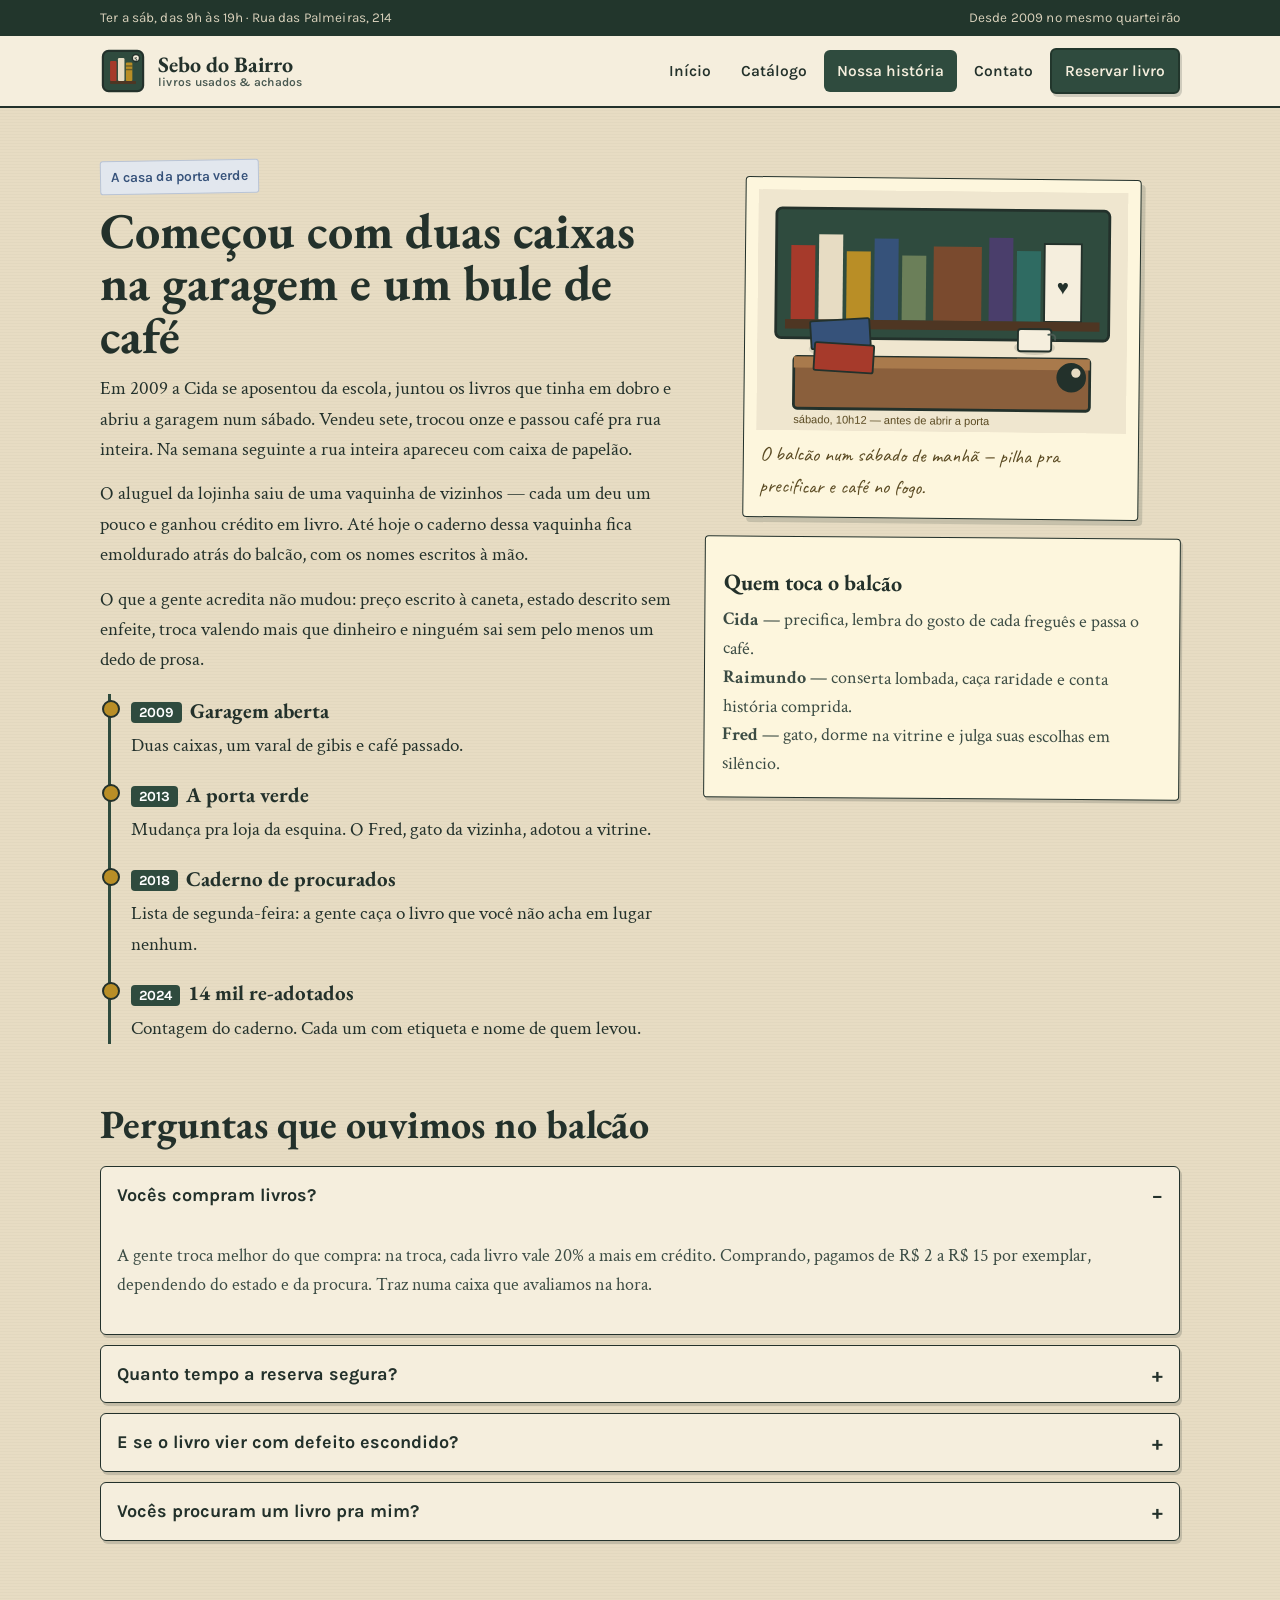
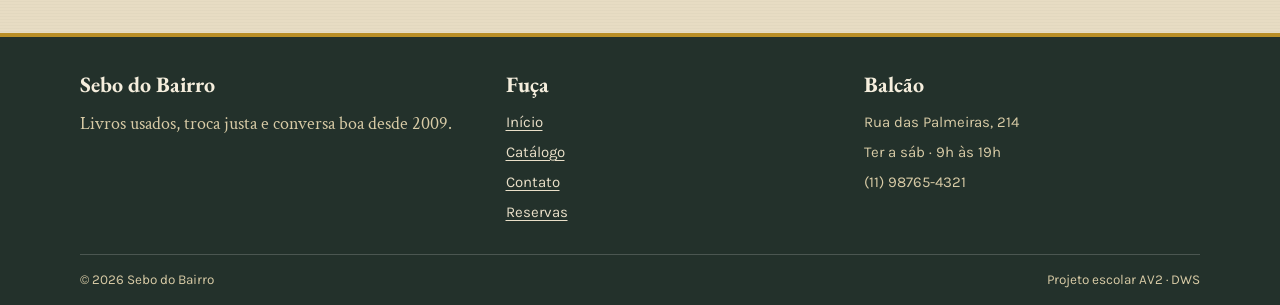
<file: sobre.html>
<!DOCTYPE html>
<html lang="pt-BR">
<head>
  <meta charset="UTF-8">
  <meta name="viewport" content="width=device-width, initial-scale=1.0">
  <title>Nossa história — Sebo do Bairro</title>
  <meta name="description" content="Como o Sebo do Bairro nasceu na garagem, virou ponto do bairro e mantém a troca justa.">
  <link rel="stylesheet" href="css/estilo.css">
  <link rel="icon" href="img/logo.svg" type="image/svg+xml">
</head>
<body>
  <a class="skip-link" href="#conteudo">Pular para o conteúdo</a>
  <div class="topo-faixa"><div class="envelope"><span>Ter a sáb, das 9h às 19h · Rua das Palmeiras, 214</span><span>Desde 2009 no mesmo quarteirão</span></div></div>
  <header class="topo">
    <div class="barra-topo">
      <a class="marca" href="index.html"><img src="img/logo.svg" alt="" aria-hidden="true"><span class="marca-nome">Sebo do Bairro<small>livros usados &amp; achados</small></span></a>
      <button class="botao-menu" id="btn-menu" aria-expanded="false" aria-controls="menu">Menu</button>
      <nav class="menu" id="menu" aria-label="Navegação principal">
        <a href="index.html">Início</a>
        <a href="catalogo.html">Catálogo</a>
        <a href="sobre.html" aria-current="page">Nossa história</a>
        <a href="contato.html">Contato</a>
        <a href="php/reservas.php" class="btn btn-solido btn-pequeno">Reservar livro</a>
      </nav>
    </div>
  </header>

  <main id="conteudo">
    <section class="bloco">
      <div class="envelope duas-col">
        <div class="texto-longo">
          <span class="ficha">A casa da porta verde</span>
          <h1 style="font-family:var(--fonte-titulo);font-size:clamp(32px,5vw,50px);line-height:1.05;margin:10px 0 12px">Começou com duas caixas na garagem e um bule de café</h1>
          <p>Em 2009 a Cida se aposentou da escola, juntou os livros que tinha em dobro e abriu a garagem num sábado. Vendeu sete, trocou onze e passou café pra rua inteira. Na semana seguinte a rua inteira apareceu com caixa de papelão.</p>
          <p>O aluguel da lojinha saiu de uma vaquinha de vizinhos — cada um deu um pouco e ganhou crédito em livro. Até hoje o caderno dessa vaquinha fica emoldurado atrás do balcão, com os nomes escritos à mão.</p>
          <p>O que a gente acredita não mudou: preço escrito à caneta, estado descrito sem enfeite, troca valendo mais que dinheiro e ninguém sai sem pelo menos um dedo de prosa.</p>
          <div class="linha-tempo">
            <article><h3><span>2009</span>Garagem aberta</h3><p style="margin:4px 0 0">Duas caixas, um varal de gibis e café passado.</p></article>
            <article><h3><span>2013</span>A porta verde</h3><p style="margin:4px 0 0">Mudança pra loja da esquina. O Fred, gato da vizinha, adotou a vitrine.</p></article>
            <article><h3><span>2018</span>Caderno de procurados</h3><p style="margin:4px 0 0">Lista de segunda-feira: a gente caça o livro que você não acha em lugar nenhum.</p></article>
            <article><h3><span>2024</span>14 mil re-adotados</h3><p style="margin:4px 0 0">Contagem do caderno. Cada um com etiqueta e nome de quem levou.</p></article>
          </div>
        </div>
        <div>
          <figure class="foto-moldura">
            <img src="img/balcao.svg" alt="Ilustração do balcão do sebo com pilhas de livros, xícara de café e o gato dormindo">
            <figcaption>O balcão num sábado de manhã — pilha pra precificar e café no fogo.</figcaption>
          </figure>
          <div class="passo" style="margin-top:16px">
            <h3>Quem toca o balcão</h3>
            <p><strong>Cida</strong> — precifica, lembra do gosto de cada freguês e passa o café.<br><strong>Raimundo</strong> — conserta lombada, caça raridade e conta história comprida.<br><strong>Fred</strong> — gato, dorme na vitrine e julga suas escolhas em silêncio.</p>
          </div>
        </div>
      </div>
    </section>

    <section class="bloco" style="padding-top:0">
      <div class="envelope">
        <div class="bloco-cab"><div><h2>Perguntas que ouvimos no balcão</h2></div></div>
        <details class="faq" open><summary>Vocês compram livros?</summary><div class="resposta"><p>A gente troca melhor do que compra: na troca, cada livro vale 20% a mais em crédito. Comprando, pagamos de R$ 2 a R$ 15 por exemplar, dependendo do estado e da procura. Traz numa caixa que avaliamos na hora.</p></div></details>
        <details class="faq"><summary>Quanto tempo a reserva segura?</summary><div class="resposta"><p>Três dias corridos, com seu nome na etiqueta. Passou disso, volta pra estante — mas a gente avisa antes pelo telefone ou e-mail que você deixou.</p></div></details>
        <details class="faq"><summary>E se o livro vier com defeito escondido?</summary><div class="resposta"><p>Traz de volta em 7 dias que trocamos por outro ou devolvemos o valor em crédito. Página faltando a gente confere antes, mas se passar, a casa assume.</p></div></details>
        <details class="faq"><summary>Vocês procuram um livro pra mim?</summary><div class="resposta"><p>Sim, é a lista de procurados de segunda. Deixa título, autor e seu contato no <a href="contato.html">contato</a> ou no <a href="php/reservas.php">livro de reservas</a>. Quando aparece, você tem prioridade.</p></div></details>
      </div>
    </section>
  </main>

  <footer class="rodape">
    <div class="envelope rodape-grade">
      <div><h3>Sebo do Bairro</h3><p style="margin:0">Livros usados, troca justa e conversa boa desde 2009.</p></div>
      <div><h3>Fuça</h3><ul><li><a href="index.html">Início</a></li><li><a href="catalogo.html">Catálogo</a></li><li><a href="contato.html">Contato</a></li><li><a href="php/reservas.php">Reservas</a></li></ul></div>
      <div><h3>Balcão</h3><ul><li>Rua das Palmeiras, 214</li><li>Ter a sáb · 9h às 19h</li><li>(11) 98765-4321</li></ul></div>
    </div>
    <div class="envelope rodape-base"><span>© <span id="ano">2026</span> Sebo do Bairro</span><span>Projeto escolar AV2 · DWS</span></div>
  </footer>
  <div id="toast" role="status" aria-live="polite"></div>
  <button id="topo-btn" aria-label="Voltar ao topo">↑</button>
  <script src="js/main.js" defer></script>
</body>
</html>
</file>
<file: css/estilo.css>
/* ============================================================
   Sebo do Bairro — estilo.css
   Papel, estante verde, mostarda e carimbo. Feito à mão.
   Mobile-first. Sem framework.
   ============================================================ */
@import url('https://fonts.googleapis.com/css2?family=EB+Garamond:ital,wght@0,500;0,600;0,700;1,500;1,600&family=Crimson+Text:ital,wght@0,400;0,600;0,700;1,400&family=Karla:wght@400;500;600;700&family=Caveat:wght@500;600&family=Special+Elite&display=swap');

:root{
  --papel:#e7dcc3;
  --papel-claro:#f5eedd;
  --papel-ficha:#efe6cf;
  --tinta:#23312b;
  --tinta-suave:#4a5a52;
  --verde:#2f4b3e;
  --verde-fundo:#22362c;
  --verde-linha:#3d6352;
  --mostarda:#b98e26;
  --mostarda-clara:#d9b45a;
  --carimbo:#a63a2b;
  --azul-ficha:#36527a;
  --linha:#c9bb9a;
  --sombra: 4px 5px 0 rgba(35,49,43,.16);
  --sombra-miuda: 2px 3px 0 rgba(35,49,43,.18);
  --raio-papel:3px;
  --largura:1120px;
  --fonte-titulo:'EB Garamond', Georgia, 'Times New Roman', serif;
  --fonte-texto:'Crimson Text', Georgia, serif;
  --fonte-ui:'Karla', Verdana, system-ui, sans-serif;
  --fonte-mao:'Caveat', cursive;
  --fonte-carimbo:'Special Elite', 'Courier New', monospace;
}

*{box-sizing:border-box}
html{scroll-behavior:smooth}
@media (prefers-reduced-motion: reduce){
  html{scroll-behavior:auto}
  *,*::before,*::after{animation-duration:.01ms !important;transition-duration:.01ms !important}
}
body{
  margin:0;
  background:var(--papel);
  background-image:
    repeating-linear-gradient(0deg, rgba(0,0,0,.018) 0 1px, transparent 1px 3px);
  color:var(--tinta);
  font-family:var(--fonte-texto);
  font-size:18px;
  line-height:1.6;
}
img{max-width:100%;display:block}
a{color:var(--verde);text-underline-offset:3px}
a:hover{color:var(--carimbo)}
::selection{background:var(--mostarda-clara);color:var(--tinta)}

:focus{outline:none}
:focus-visible{outline:3px solid var(--azul-ficha);outline-offset:2px;border-radius:2px}

.visually-hidden{position:absolute;width:1px;height:1px;padding:0;margin:-1px;overflow:hidden;clip:rect(0,0,0,0);white-space:nowrap;border:0}
.skip-link{position:absolute;left:12px;top:-60px;background:var(--tinta);color:#fff;padding:10px 16px;border-radius:4px;z-index:200;font-family:var(--fonte-ui);font-size:15px;text-decoration:none;transition:top .2s}
.skip-link:focus{top:12px;color:#fff}

.envelope{max-width:var(--largura);margin:0 auto;padding:0 20px}

/* ---------- topo ---------- */
.topo-faixa{background:var(--verde-fundo);color:#e9dfc8;font-family:var(--fonte-ui);font-size:13.5px;letter-spacing:.01em}
.topo-faixa .envelope{display:flex;justify-content:space-between;gap:12px;padding-top:7px;padding-bottom:7px;flex-wrap:wrap}
.topo-faixa span{opacity:.92}

header.topo{background:var(--papel-claro);border-bottom:2px solid var(--tinta);position:sticky;top:0;z-index:50}
.barra-topo{display:flex;align-items:center;gap:16px;padding:12px 20px;max-width:var(--largura);margin:0 auto}
.marca{display:flex;align-items:center;gap:12px;text-decoration:none;color:var(--tinta);margin-right:auto}
.marca img{width:46px;height:46px;flex:none}
.marca-nome{font-family:var(--fonte-titulo);font-weight:700;font-size:22px;line-height:1.05}
.marca-nome small{display:block;font-family:var(--fonte-ui);font-weight:600;font-size:12px;color:var(--tinta-suave);letter-spacing:.02em}
nav.menu{display:flex;gap:4px;align-items:center}
nav.menu a{font-family:var(--fonte-ui);font-weight:600;font-size:15.5px;text-decoration:none;color:var(--tinta);padding:9px 13px;border-radius:6px}
nav.menu a:hover{background:rgba(185,142,38,.18)}
nav.menu a[aria-current="page"]{background:var(--verde);color:#f5eedd}
nav.menu a.btn-solido{color:#f5eedd}
nav.menu a.btn-solido:hover{color:#ffffff;background:#3a5c4c}
.btn{display:inline-flex;align-items:center;justify-content:center;gap:8px;font-family:var(--fonte-ui);font-weight:700;font-size:16px;text-decoration:none;border:2px solid var(--tinta);border-radius:6px;padding:11px 20px;cursor:pointer;background:#fff;color:var(--tinta);box-shadow:var(--sombra-miuda);transition:transform .15s, box-shadow .15s, background .15s}
.btn:hover{transform:translate(-1px,-1px);box-shadow:3px 4px 0 rgba(35,49,43,.2);color:var(--tinta)}
.btn:active{transform:translate(1px,1px);box-shadow:0 0 0 rgba(0,0,0,0)}
.btn-solido{background:var(--verde);border-color:var(--verde-fundo);color:#f5eedd}
.btn-solido:hover{background:#3a5c4c;color:#fff}
.btn-mostarda{background:var(--mostarda);border-color:#7a5f17;color:#231d06}
.btn-mostarda:hover{background:var(--mostarda-clara)}
.btn-perigo{background:#fff;border-color:var(--carimbo);color:var(--carimbo)}
.btn-pequeno{padding:7px 12px;font-size:14.5px}
.botao-menu{display:none;background:none;border:2px solid var(--tinta);border-radius:6px;padding:8px 11px;font-family:var(--fonte-ui);font-weight:700;cursor:pointer}

/* ---------- herói ---------- */
.hero{border-bottom:2px solid var(--tinta);background:
  linear-gradient(180deg, var(--papel-claro) 0, var(--papel) 100%)}
.hero-grade{display:grid;gap:28px;padding:34px 0 30px;align-items:center}
@media(min-width:900px){.hero-grade{grid-template-columns:1.05fr .95fr;padding:48px 0 44px}}
.ficha{font-family:var(--fonte-ui);font-size:14px;font-weight:600;color:var(--azul-ficha);background:#e2e7ee;border:1px solid #b9c4d6;border-radius:3px;display:inline-block;padding:5px 10px;transform:rotate(-1deg)}
.hero h1{font-family:var(--fonte-titulo);font-weight:700;font-size:clamp(38px,6vw,62px);line-height:1.02;margin:14px 0 12px;letter-spacing:-.01em}
.hero h1 em{font-style:italic;font-weight:600}
.hero p.sub{font-size:20px;color:#33443c;max-width:34em;margin:0 0 18px}
.hero-acoes{display:flex;gap:12px;flex-wrap:wrap;margin:20px 0 14px}
.hero-nota{font-family:var(--fonte-mao);font-size:22px;color:#4c3f22;transform:rotate(-1.5deg);display:inline-block}
.hero-nota strong{font-weight:600}

.estante-moldura{background:var(--verde-fundo);border:2px solid var(--tinta);border-radius:8px;padding:18px 18px 12px;box-shadow:6px 7px 0 rgba(35,49,43,.22);position:relative}
.estante-moldura::before{content:"";position:absolute;top:-13px;left:50%;transform:translateX(-50%) rotate(-2deg);width:130px;height:26px;background:rgba(217,180,90,.75);border-left:1px dashed rgba(0,0,0,.25);border-right:1px dashed rgba(0,0,0,.25)}
.prateleira{display:grid;grid-template-columns:repeat(7,1fr);gap:5px;align-items:end;background:linear-gradient(180deg,#2c463a,#243a30);border-radius:4px;padding:16px 14px 0;min-height:210px}
.lombada{border-radius:3px 3px 0 0;min-height:120px;display:flex;align-items:flex-end;justify-content:center;padding:10px 4px;writing-mode:vertical-rl;font-family:var(--fonte-ui);font-size:11px;font-weight:700;color:#f2e8ce;letter-spacing:.02em}
.lombada:nth-child(1){height:165px;background:#a63a2b}
.lombada:nth-child(2){height:148px;background:#36527a}
.lombada:nth-child(3){height:172px;background:#b98e26;color:#2a2108}
.lombada:nth-child(4){height:140px;background:#6b7f59}
.lombada:nth-child(5){height:160px;background:#7a4a2e}
.lombada:nth-child(6){height:150px;background:#4a3e6b}
.lombada:nth-child(7){height:168px;background:#2f6b62}
.tampo{height:12px;background:#4e3623;border-radius:2px;margin-top:0;border-top:2px solid #6b4c30}
.estante-legenda{display:flex;justify-content:space-between;gap:10px;color:#d8cba6;font-family:var(--fonte-ui);font-size:13px;padding:10px 4px 4px;flex-wrap:wrap}
.carambo-hero{position:absolute;right:-10px;top:-18px;background:var(--papel-claro);border:2px solid var(--carimbo);color:var(--carimbo);font-family:var(--fonte-carimbo);font-size:14px;padding:7px 12px;border-radius:4px;transform:rotate(7deg);box-shadow:var(--sombra-miuda)}

/* faixa de busca */
.faixa-busca{background:var(--tinta);color:#ece2c7;padding:16px 0}
.faixa-busca .envelope{display:flex;gap:14px;align-items:center;flex-wrap:wrap}
.faixa-busca label{font-family:var(--fonte-ui);font-weight:600;font-size:15px}
.faixa-busca input[type="search"]{flex:1;min-width:220px;font-family:var(--fonte-ui);font-size:16px;padding:11px 14px;border-radius:6px;border:2px solid #0f1a15;background:#fdf8e8;color:var(--tinta)}

/* ---------- seções ---------- */
section.bloco{padding:38px 0}
@media(min-width:900px){section.bloco{padding:52px 0}}
.bloco-cab{display:flex;align-items:end;justify-content:space-between;gap:16px;margin-bottom:20px;flex-wrap:wrap}
.bloco-cab h2{font-family:var(--fonte-titulo);font-size:clamp(28px,4vw,40px);line-height:1.1;margin:6px 0 0}
.bloco-cab p{margin:6px 0 0;color:var(--tinta-suave);max-width:38em}
.link-simples{font-family:var(--fonte-ui);font-weight:700}

/* vitrine: lombadas variadas, nada de cards idênticos */
.vitrine{display:grid;gap:18px}
@media(min-width:640px){.vitrine{grid-template-columns:repeat(2,1fr)}}
@media(min-width:1000px){.vitrine{grid-template-columns:repeat(3,1fr)}}
.livro{background:var(--papel-claro);border:1.5px solid var(--tinta);border-radius:var(--raio-papel);box-shadow:var(--sombra);padding:0;overflow:hidden;display:flex;flex-direction:column;position:relative}
.livro:nth-child(odd){transform:rotate(-.3deg)}
.livro:nth-child(3n){transform:rotate(.35deg)}
.livro-topo{display:flex;gap:14px;padding:16px 16px 12px}
.capa{width:74px;flex:none;height:108px;border:2px solid var(--tinta);border-radius:2px;display:flex;align-items:center;justify-content:center;font-family:var(--fonte-titulo);font-weight:700;font-size:26px;color:#f5eedd;text-shadow:0 1px 0 rgba(0,0,0,.3)}
.livro h2,.livro h3{font-family:var(--fonte-titulo);font-size:21px;line-height:1.2;margin:0 0 4px}
.livro .autor{font-style:italic;color:var(--tinta-suave);margin:0 0 8px;font-size:17px}
.etiqueta-preco{font-family:var(--fonte-ui);font-weight:700;font-size:14px;background:#fdf6dd;border:1.5px solid var(--tinta);border-radius:2px;padding:3px 8px;display:inline-block;transform:rotate(-2deg);box-shadow:1px 2px 0 rgba(0,0,0,.15)}
.etiqueta-genero{font-family:var(--fonte-ui);font-size:12.5px;font-weight:600;color:#5b5a48;background:#e3d9bd;border-radius:20px;padding:3px 10px;margin-left:6px}
.livro-corpo{padding:0 16px 12px;font-size:17px;color:#3b4a43}
.livro-rodape{display:flex;gap:10px;align-items:center;padding:12px 16px 16px;border-top:1px dashed var(--linha);margin-top:auto;flex-wrap:wrap}
.selo{position:absolute;top:10px;right:-6px;font-family:var(--fonte-carimbo);font-size:12.5px;padding:5px 10px;border:2px solid;border-radius:3px;transform:rotate(5deg);background:var(--papel-claro)}
.selo-raro{color:var(--carimbo);border-color:var(--carimbo)}
.selo-novo{color:var(--verde);border-color:var(--verde)}
.fav{margin-left:auto;background:none;border:2px solid var(--tinta);border-radius:20px;width:40px;height:40px;cursor:pointer;font-size:18px;line-height:1}
.fav[aria-pressed="true"]{background:var(--carimbo);border-color:var(--carimbo);color:#fff}

/* como funciona — balcão, não 01/02/03 */
.balcao{display:grid;gap:14px}
@media(min-width:900px){.balcao{grid-template-columns:repeat(3,1fr)}}
.passo{background:var(--papel-ficha);border:1.5px solid var(--tinta);border-radius:4px;padding:18px;box-shadow:var(--sombra-miuda)}
.passo:nth-child(2){transform:rotate(.4deg);background:#fdf6dd}
.passo h3{font-family:var(--fonte-titulo);font-size:22px;margin:10px 0 6px}
.passo p{margin:0;color:#3c4c44}
.passo .icone{width:44px;height:44px;border-radius:50%;display:flex;align-items:center;justify-content:center;background:var(--verde);color:#f5eedd}
.passo:nth-child(2) .icone{background:var(--mostarda);color:#2a2108}
.passo:nth-child(3) .icone{background:var(--carimbo);color:#fff}

/* bilhetinhos */
.bilhetes{display:grid;gap:16px}
@media(min-width:900px){.bilhetes{grid-template-columns:repeat(3,1fr)}}
.bilhete{background:#fdf6dd;border:1px solid #d3c49c;border-radius:2px;padding:18px 18px 14px;box-shadow:var(--sombra-miuda);position:relative;font-size:17.5px}
.bilhete::before{content:"";position:absolute;top:-10px;left:50%;transform:translateX(-50%) rotate(1deg);width:90px;height:20px;background:rgba(190,143,38,.35);border-left:1px dashed rgba(0,0,0,.2);border-right:1px dashed rgba(0,0,0,.2)}
.bilhete:nth-child(1){transform:rotate(-1deg)}
.bilhete:nth-child(2){transform:rotate(.8deg)}
.bilhete:nth-child(3){transform:rotate(-.6deg)}
.bilhete p{margin:0 0 10px}
.bilhete footer{font-family:var(--fonte-mao);font-size:21px;color:#5a4a22}

/* visita */
.visita-grade{display:grid;gap:20px;background:var(--verde-fundo);color:#e9dfc8;border:2px solid var(--tinta);border-radius:8px;overflow:hidden}
@media(min-width:900px){.visita-grade{grid-template-columns:1fr 1fr}}
.visita-info{padding:26px}
.visita-info h2{font-family:var(--fonte-titulo);font-size:32px;margin:0 0 10px;color:#f5eedd}
.visita-info dl{display:grid;grid-template-columns:auto 1fr;gap:6px 14px;font-size:17px;margin:16px 0}
.visita-info dt{font-family:var(--fonte-ui);font-weight:700;color:var(--mostarda-clara)}
.visita-info dd{margin:0}
.mapa-falso{background:#e9dfc8;color:var(--tinta);padding:22px;position:relative;min-height:280px;display:flex;flex-direction:column;justify-content:center}
.mapa-falso svg{width:100%;height:auto;border:2px solid var(--tinta);border-radius:4px;background:#f5eedd}

/* ---------- catálogo ---------- */
.filtros{background:var(--papel-claro);border:1.5px solid var(--tinta);border-radius:6px;padding:16px;box-shadow:var(--sombra);display:grid;gap:12px;margin:20px 0 22px}
@media(min-width:900px){.filtros{grid-template-columns:1.4fr 1fr auto auto;align-items:end}}
.campo label{display:block;font-family:var(--fonte-ui);font-weight:700;font-size:14.5px;margin-bottom:6px}
.campo input,.campo select,.campo textarea{width:100%;font-family:var(--fonte-ui);font-size:16px;padding:10px 12px;border:2px solid var(--tinta);border-radius:6px;background:#fffdf2;color:var(--tinta)}
.campo textarea{min-height:110px;resize:vertical}
.campo .dica{font-family:var(--fonte-ui);font-size:13.5px;color:var(--tinta-suave);margin-top:4px}
.campo .erro{font-family:var(--fonte-ui);font-size:13.5px;color:var(--carimbo);font-weight:700;margin-top:4px;min-height:1em}
.check-linha{display:flex;gap:8px;align-items:center;font-family:var(--fonte-ui);font-size:15px;font-weight:600}
.resultado-conta{font-family:var(--fonte-ui);font-size:14.5px;color:var(--tinta-suave);margin:0 0 12px}

/* modal */
.modal-fundo{position:fixed;inset:0;background:rgba(35,49,43,.6);display:none;align-items:center;justify-content:center;padding:18px;z-index:100}
.modal-fundo[open]{display:flex}
.modal{background:var(--papel-claro);border:2px solid var(--tinta);border-radius:8px;max-width:560px;width:100%;padding:24px;box-shadow:8px 8px 0 rgba(0,0,0,.3);position:relative}
.modal h3{font-family:var(--fonte-titulo);font-size:28px;margin:0 0 8px}
.modal-fechar{position:absolute;top:12px;right:12px;background:#fff;border:2px solid var(--tinta);border-radius:6px;width:38px;height:38px;cursor:pointer;font-weight:700}

/* ---------- sobre ---------- */
.duas-col{display:grid;gap:22px}
@media(min-width:900px){.duas-col{grid-template-columns:1.1fr .9fr}}
.texto-longo{font-size:19px}
.texto-longo p{margin:0 0 14px}
.foto-moldura{background:#fdf6dd;border:1.5px solid var(--tinta);border-radius:4px;padding:12px;box-shadow:var(--sombra);transform:rotate(.6deg)}
.foto-moldura figcaption{font-family:var(--fonte-mao);font-size:20px;color:#5a4a22;padding:8px 4px 2px}
.linha-tempo{border-left:3px solid var(--verde);margin:18px 0 0 8px;padding-left:20px;display:grid;gap:16px}
.linha-tempo article{position:relative}
.linha-tempo article::before{content:"";position:absolute;left:-29px;top:6px;width:14px;height:14px;border-radius:50%;background:var(--mostarda);border:2px solid var(--tinta)}
.linha-tempo h3{font-family:var(--fonte-titulo);font-size:21px;margin:0}
.linha-tempo h3 span{font-family:var(--fonte-ui);font-size:14px;background:var(--verde);color:#fff;border-radius:4px;padding:2px 8px;margin-right:8px;vertical-align:middle}
details.faq{background:var(--papel-claro);border:1.5px solid var(--tinta);border-radius:6px;margin-bottom:10px;box-shadow:var(--sombra-miuda)}
details.faq summary{cursor:pointer;font-family:var(--fonte-ui);font-weight:700;padding:14px 16px;list-style:none}
details.faq summary::-webkit-details-marker{display:none}
details.faq summary::after{content:"+";float:right;font-size:20px}
details.faq[open] summary::after{content:"–"}
details.faq .resposta{padding:0 16px 16px;color:#3c4c44}

/* ---------- formulários / reservas ---------- */
.painel{background:var(--papel-claro);border:2px solid var(--tinta);border-radius:8px;box-shadow:var(--sombra);overflow:hidden}
.painel-cab{background:var(--verde);color:#f5eedd;padding:16px 20px;display:flex;justify-content:space-between;gap:12px;flex-wrap:wrap;align-items:center}
.painel-cab h2{font-family:var(--fonte-titulo);font-size:26px;margin:0}
.tabela-envolve{overflow-x:auto}
table.lista{width:100%;border-collapse:collapse;font-family:var(--fonte-ui);font-size:15px;background:#fffdf2;min-width:760px}
table.lista th{background:#e9dfc8;text-align:left;padding:11px 12px;border-bottom:2px solid var(--tinta);white-space:nowrap}
table.lista td{padding:11px 12px;border-bottom:1px solid #ddd0ae;vertical-align:top}
table.lista tr:hover td{background:#fdf6dd}
.badge{display:inline-block;font-size:12.5px;font-weight:700;border-radius:20px;padding:3px 10px;border:1.5px solid}
.badge-aguardando{color:#7a5f17;border-color:#b98e26;background:#fdf0c8}
.badge-pronta{color:#2f4b3e;border-color:#2f4b3e;background:#d9e6dc}
.badge-retirado{color:#555;border-color:#999;background:#eee}
.alerta{border-radius:6px;padding:12px 14px;font-family:var(--fonte-ui);font-size:15px;margin:0 0 14px;border:2px solid}
.alerta-ok{background:#dce9dd;border-color:#2f4b3e;color:#22362c}
.alerta-erro{background:#f6dcd6;border-color:var(--carimbo);color:#6b2218}
.form-grade{display:grid;gap:14px;padding:20px}
@media(min-width:800px){.form-grade{grid-template-columns:1fr 1fr}.form-grade .inteira{grid-column:1/-1}}

/* ---------- rodapé ---------- */
footer.rodape{background:var(--tinta);color:#d8cba6;margin-top:30px;border-top:4px solid var(--mostarda)}
.rodape-grade{display:grid;gap:22px;padding:30px 0}
@media(min-width:900px){.rodape-grade{grid-template-columns:1.2fr 1fr 1fr}}
.rodape h3{font-family:var(--fonte-titulo);color:#f5eedd;font-size:22px;margin:0 0 8px}
.rodape a{color:#e9dfc8}
.rodape ul{list-style:none;margin:0;padding:0;display:grid;gap:6px;font-family:var(--fonte-ui);font-size:15px}
.rodape-base{border-top:1px solid rgba(255,255,255,.18);padding:14px 0;font-family:var(--fonte-ui);font-size:13.5px;display:flex;justify-content:space-between;gap:10px;flex-wrap:wrap}

/* toast */
#toast{position:fixed;left:50%;bottom:22px;transform:translateX(-50%) translateY(20px);background:var(--tinta);color:#fff;font-family:var(--fonte-ui);font-size:15px;font-weight:600;padding:12px 18px;border-radius:8px;opacity:0;pointer-events:none;transition:opacity .25s, transform .25s;z-index:200;max-width:90vw}
#toast.visivel{opacity:1;transform:translateX(-50%) translateY(0)}
#topo-btn{position:fixed;right:18px;bottom:18px;width:48px;height:48px;border-radius:50%;border:2px solid var(--tinta);background:var(--mostarda);font-size:20px;cursor:pointer;display:none;box-shadow:var(--sombra-miuda)}
#topo-btn.visivel{display:block}

/* consulta de endereco — ViaCEP */
.consulta-cep{margin-top:30px;padding-top:24px;border-top:2px solid var(--linha);scroll-margin-top:100px}
.consulta-cep h2{font-family:var(--fonte-titulo);font-size:30px;line-height:1.15;margin:0 0 10px}
.cep-busca{display:flex;gap:12px;align-items:end;flex-wrap:wrap}
.cep-busca > div{flex:1;min-width:160px}
.cep-busca button{min-height:46px}
.cep-busca button:disabled{opacity:.7;cursor:wait;transform:none;box-shadow:none}
.cep-dica,.cep-status{font-family:var(--fonte-ui);font-size:14px;line-height:1.5}
.cep-dica{color:var(--tinta-suave);margin:8px 0}
.cep-status{min-height:1.5em;margin:12px 0;font-weight:600;overflow-wrap:anywhere}
.cep-status[data-estado="erro"]{color:var(--carimbo)}
.cep-busca input[aria-invalid="true"]{border-color:var(--carimbo)}
.cep-resultado{margin:0;background:var(--papel-claro);border:1px solid var(--linha);border-radius:6px;padding:12px 16px}
.cep-resultado > div{display:grid;grid-template-columns:90px minmax(0,1fr);gap:10px;padding:6px 0}
.cep-resultado dt{font-family:var(--fonte-ui);font-size:14px;font-weight:700}
.cep-resultado dd{margin:0;overflow-wrap:anywhere}

/* ---------- acervo ao vivo (API Flask) ---------- */
.api-painel{background:var(--papel-claro);border:2px solid var(--tinta);border-radius:8px;padding:18px;box-shadow:var(--sombra)}
.api-form{display:grid;gap:12px;margin:0 0 12px}
@media(min-width:700px){.api-form{grid-template-columns:1fr 1fr}.api-form-acao{grid-column:1/-1}}
@media(min-width:1000px){.api-form{grid-template-columns:1.2fr 1.2fr .6fr .9fr auto}.api-form-acao{grid-column:auto}}
.api-form-acao{display:flex}
.api-form-acao .btn{width:100%}
.api-form-acao .btn:disabled{opacity:.7;cursor:wait;transform:none;box-shadow:none}
.api-status{font-family:var(--fonte-ui);font-size:14.5px;font-weight:600;min-height:1.4em;margin:0 0 10px;overflow-wrap:anywhere}
.api-status[data-estado="erro"]{color:var(--carimbo)}
.api-status[data-estado="ok"]{color:var(--verde)}
.api-vazio{font-family:var(--fonte-ui);font-size:15px;color:var(--tinta-suave);margin:0}
#acervo-vitrine{grid-template-columns:repeat(auto-fill,minmax(250px,1fr))}
#acervo-vitrine .etiqueta-genero{margin-left:0}
#acervo-vitrine .badge{margin-top:8px}
#acervo-vitrine .livro:nth-child(odd),#acervo-vitrine .livro:nth-child(3n){transform:none}

/* responsivo menu */
@media(max-width:860px){
  nav.menu{display:none;position:absolute;top:100%;left:0;right:0;background:var(--papel-claro);flex-direction:column;align-items:stretch;padding:10px;border-bottom:2px solid var(--tinta)}
  nav.menu.aberto{display:flex}
  nav.menu a{padding:12px}
  .botao-menu{display:inline-flex}
  .barra-topo{position:relative}
}
</file>
